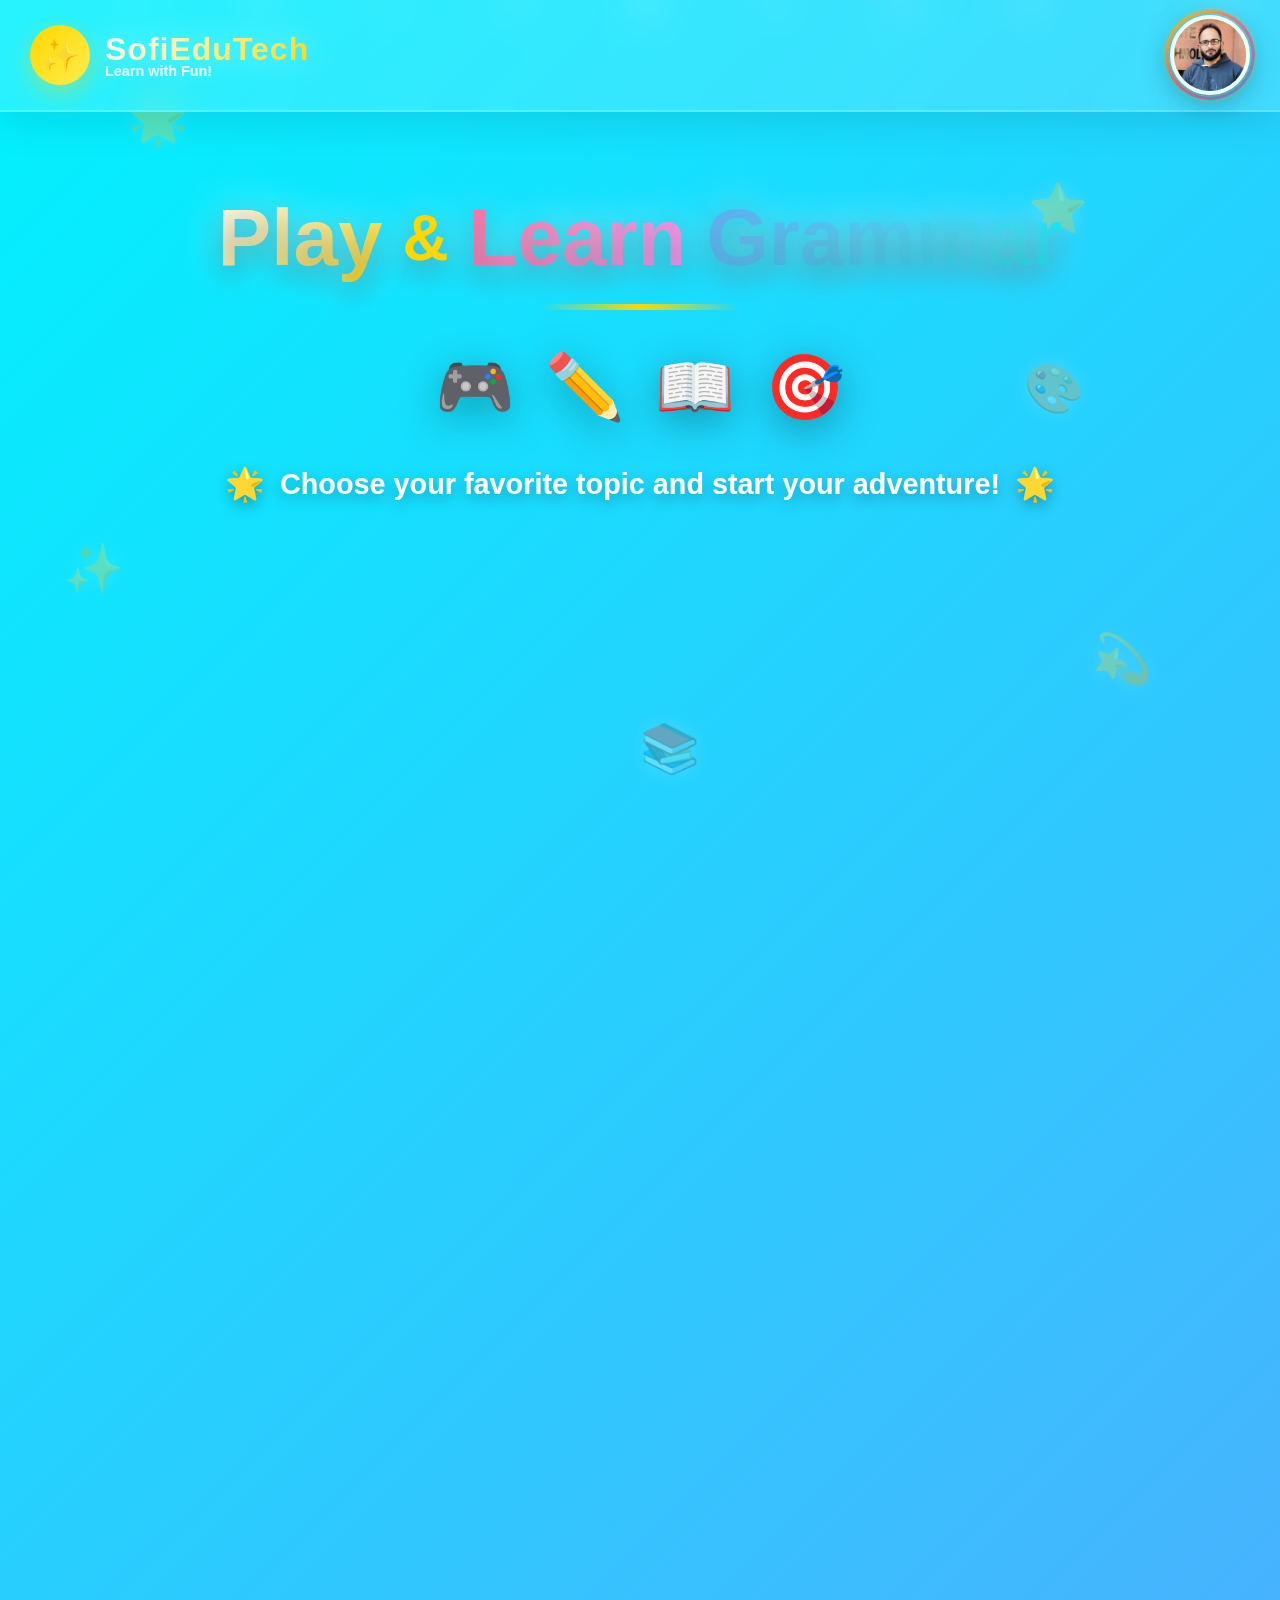
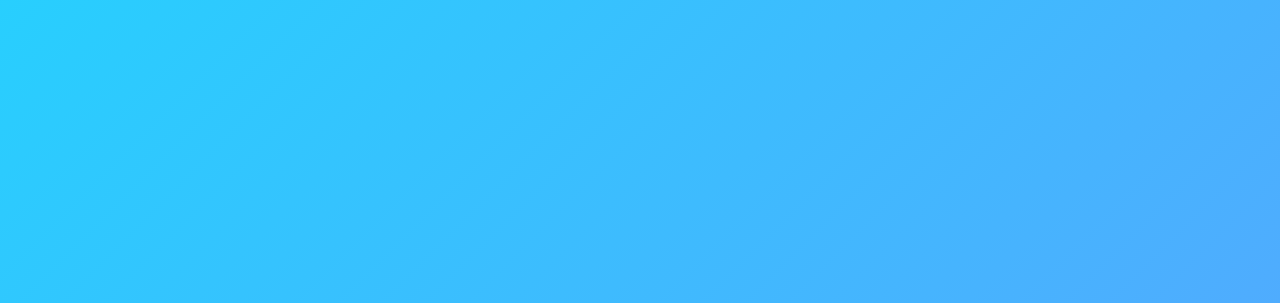
<file: index.html>
<!DOCTYPE html>
<html lang="en">
<head>
    <meta charset="UTF-8">
    <meta name="viewport" content="width=device-width, initial-scale=1.0">
    <title>Play & Learn Grammar - SofiEduTech</title>
    <link rel="stylesheet" href="grammar.css">
    <style>
        /* Profile Info Card Styles */
        .profile-section {
            position: relative;
        }

        .profile-info-card {
            position: absolute;
            top: calc(100% + 15px);
            right: 0;
            background: linear-gradient(135deg, #667eea 0%, #764ba2 100%);
            border-radius: 20px;
            padding: 25px;
            min-width: 320px;
            box-shadow: 0 10px 40px rgba(0, 0, 0, 0.3);
            opacity: 0;
            visibility: hidden;
            transform: translateY(-10px);
            transition: all 0.4s cubic-bezier(0.68, -0.55, 0.265, 1.55);
            z-index: 1000;
            pointer-events: none;
        }

        .profile-section:hover .profile-info-card {
            opacity: 1;
            visibility: visible;
            transform: translateY(0);
            pointer-events: auto;
        }

        .profile-info-card::before {
            content: '';
            position: absolute;
            top: -8px;
            right: 30px;
            width: 16px;
            height: 16px;
            background: linear-gradient(135deg, #667eea 0%, #764ba2 100%);
            transform: rotate(45deg);
        }

        .info-card-header {
            display: flex;
            align-items: center;
            gap: 15px;
            margin-bottom: 20px;
            padding-bottom: 15px;
            border-bottom: 2px solid rgba(255, 255, 255, 0.2);
        }

        .info-card-avatar {
            width: 60px;
            height: 60px;
            border-radius: 50%;
            border: 3px solid white;
            box-shadow: 0 4px 15px rgba(0, 0, 0, 0.2);
        }

        .info-card-name-section {
            flex: 1;
        }

        .info-card-name {
            color: white;
            font-size: 22px;
            font-weight: bold;
            margin: 0 0 5px 0;
            text-shadow: 2px 2px 4px rgba(0, 0, 0, 0.2);
        }

        .info-card-title {
            color: rgba(255, 255, 255, 0.9);
            font-size: 14px;
            margin: 0;
            font-weight: 500;
        }

        .info-card-body {
            color: white;
        }

        .info-item {
            display: flex;
            align-items: center;
            gap: 12px;
            margin-bottom: 15px;
            padding: 10px;
            background: rgba(255, 255, 255, 0.1);
            border-radius: 10px;
            transition: all 0.3s ease;
        }

        .info-item:hover {
            background: rgba(255, 255, 255, 0.2);
            transform: translateX(5px);
        }

        .info-item:last-child {
            margin-bottom: 0;
        }

        .info-icon {
            font-size: 24px;
            width: 35px;
            height: 35px;
            display: flex;
            align-items: center;
            justify-content: center;
            background: rgba(255, 255, 255, 0.2);
            border-radius: 10px;
            flex-shrink: 0;
        }

        .info-text {
            flex: 1;
        }

        .info-label {
            font-size: 11px;
            opacity: 0.8;
            margin-bottom: 3px;
            text-transform: uppercase;
            letter-spacing: 0.5px;
        }

        .info-value {
            font-size: 15px;
            font-weight: 600;
        }

        .info-card-footer {
            margin-top: 20px;
            padding-top: 15px;
            border-top: 2px solid rgba(255, 255, 255, 0.2);
            text-align: center;
        }

        .info-badge {
            display: inline-flex;
            align-items: center;
            gap: 8px;
            background: rgba(255, 255, 255, 0.2);
            padding: 8px 16px;
            border-radius: 20px;
            font-size: 14px;
            font-weight: 600;
            color: white;
        }

        /* Responsive */
        @media (max-width: 768px) {
            .profile-info-card {
                min-width: 280px;
                right: -10px;
            }

            .profile-info-card::before {
                right: 20px;
            }
        }

        /* Profile hover effect enhancement */
        .profile-frame {
            cursor: pointer;
            transition: transform 0.3s ease;
        }

        .profile-section:hover .profile-frame {
            transform: scale(1.05);
        }
    </style>
</head>
<body>
    <!-- Animated Background Particles -->
    <div class="bg-particles">
        <div class="particle"></div>
        <div class="particle"></div>
        <div class="particle"></div>
        <div class="particle"></div>
        <div class="particle"></div>
        <div class="particle"></div>
        <div class="particle"></div>
        <div class="particle"></div>
        <div class="particle"></div>
        <div class="particle"></div>
    </div>

    <!-- Floating Shapes Background -->
    <div class="floating-shapes">
        <div class="shape shape-1">🌟</div>
        <div class="shape shape-2">⭐</div>
        <div class="shape shape-3">✨</div>
        <div class="shape shape-4">💫</div>
        <div class="shape shape-5">🎨</div>
        <div class="shape shape-6">📚</div>
    </div>
    
    <div class="main-wrapper">
        <!-- Top Navigation Bar -->
        <nav class="top-nav">
            <div class="nav-content">
                <!-- Left: Logo -->
                <div class="logo-section">
                    <div class="logo-icon-wrapper">
                        <span class="logo-sparkle">✨</span>
                    </div>
                    <div class="logo-text-wrapper">
                        <h1 class="brand-name">SofiEduTech</h1>
                        <p class="brand-tagline">Learn with Fun!</p>
                    </div>
                </div>

                <!-- Right: Profile Picture Space -->
                <div class="profile-section">
                    <div class="profile-frame">
                        <!-- Replace 'your-photo.jpg' with your actual image -->
                        <img src="javeed.jpg" alt="Profile" class="profile-img" onerror="this.src='data:image/svg+xml,%3Csvg xmlns=%22http://www.w3.org/2000/svg%22 width=%22100%22 height=%22100%22%3E%3Ccircle cx=%2250%22 cy=%2250%22 r=%2240%22 fill=%22%23fff%22/%3E%3Ctext x=%2250%25%22 y=%2250%25%22 text-anchor=%22middle%22 dy=%22.3em%22 font-size=%2240%22%3E👤%3C/text%3E%3C/svg%3E'">
                        <div class="profile-ring"></div>
                        <div class="profile-glow"></div>
                    </div>

                    <!-- Profile Info Card (appears on hover) -->
                    <div class="profile-info-card">
                        <div class="info-card-header">
                            <img src="javeed.jpg" alt="Javeed" class="info-card-avatar" onerror="this.src='data:image/svg+xml,%3Csvg xmlns=%22http://www.w3.org/2000/svg%22 width=%22100%22 height=%22100%22%3E%3Ccircle cx=%2250%22 cy=%2250%22 r=%2240%22 fill=%22%23fff%22/%3E%3Ctext x=%2250%25%22 y=%2250%25%22 text-anchor=%22middle%22 dy=%22.3em%22 font-size=%2240%22%3E👤%3C/text%3E%3C/svg%3E'">
                            <div class="info-card-name-section">
                                <h3 class="info-card-name">Javeed Hassan Sofi</h3>
                                <p class="info-card-title">This game-based learning web app is developed to make learning fun, interactive, and easy for students. It encourages learning through play and active participation.
Developed by: Mr. Javeed Hassan Sofi (Teacher)</p>
                            </div>
                        </div>

                        <div class="info-card-body">
                            <div class="info-item">
                                <div class="info-icon">🎓</div>
                                <div class="info-text">
                                    <div class="info-label">Qualification</div>
                                    <div class="info-value">MCA/BEd</div>
                                </div>
                            </div>

                            <div class="info-item">
                                <div class="info-icon">💼</div>
                                <div class="info-text">
                                    <div class="info-label">Role</div>
                                    <div class="info-value">Software Developer</div>
                                </div>
                            </div>

                            <div class="info-item">
                                <div class="info-icon">📧</div>
                                <div class="info-text">
                                    <div class="info-label">Email</div>
                                    <div class="info-value">sofijaveed786@gmail.com</div>
                                </div>
                            </div>

                            <div class="info-item">
                                <div class="info-icon">📍</div>
                                <div class="info-text">
                                    <div class="info-label">Location</div>
                                    <div class="info-value">Bandipora, J&K</div>
                                </div>
                            </div>
                        </div>

                        <div class="info-card-footer">
                            <div class="info-badge">
                                ⭐ 12+ Years Experience
                            </div>
                        </div>
                    </div>
                </div>
            </div>
        </nav>

        <!-- Hero Section -->
        <section class="hero-section">
            <div class="hero-content">
                <!-- Animated Title -->
                <div class="hero-title-wrapper">
                    <h2 class="hero-title">
                        <span class="title-word word-1">Play</span>
                        <span class="title-symbol">&</span>
                        <span class="title-word word-2">Learn</span>
                        <span class="title-word word-3">Grammar</span>
                    </h2>
                    <div class="title-underline"></div>
                </div>

                <!-- Animated Emojis -->
                <div class="hero-emojis">
                    <span class="hero-emoji emoji-1">🎮</span>
                    <span class="hero-emoji emoji-2">✏️</span>
                    <span class="hero-emoji emoji-3">📖</span>
                    <span class="hero-emoji emoji-4">🎯</span>
                </div>

                <!-- Subtitle -->
                <p class="hero-subtitle">
                    <span class="subtitle-icon">🌟</span>
                    Choose your favorite topic and start your adventure!
                    <span class="subtitle-icon">🌟</span>
                </p>
            </div>
        </section>

        <!-- Topics Grid Section -->
        <section class="topics-section">
            <div class="topics-container">
                <!-- Noun Card -->
                <a href="noun.html" class="topic-card card-style-1" data-tilt>
                    <div class="card-shine"></div>
                    <div class="card-bg-pattern"></div>
                    <div class="card-inner">
                        <div class="card-icon-box">
                            <span class="card-icon">🏠</span>
                            <div class="icon-particles">
                                <span>✦</span><span>✦</span><span>✦</span>
                            </div>
                        </div>
                        <h3 class="card-name">Noun</h3>
                        <p class="card-subtitle">People & Things</p>
                        <div class="card-arrow">→</div>
                    </div>
                </a>
                    <!-- Pronoun Card -->
                <a href="pronoun.html" class="topic-card card-style-5" data-tilt>
                    <div class="card-shine"></div>
                    <div class="card-bg-pattern"></div>
                    <div class="card-inner">
                        <div class="card-icon-box">
                            <span class="card-icon">👤</span>
                            <div class="icon-particles">
                                <span>✦</span><span>✦</span><span>✦</span>
                            </div>
                        </div>
                        <h3 class="card-name">Pronoun</h3>
                        <p class="card-subtitle">Replacement Words</p>
                        <div class="card-arrow">→</div>
                    </div>
                </a>
                    <!-- Adjective Card -->
                <a href="adjective.html" class="topic-card card-style-3" data-tilt>
                    <div class="card-shine"></div>
                    <div class="card-bg-pattern"></div>
                    <div class="card-inner">
                        <div class="card-icon-box">
                            <span class="card-icon">🌟</span>
                            <div class="icon-particles">
                                <span>✦</span><span>✦</span><span>✦</span>
                            </div>
                        </div>
                        <h3 class="card-name">Adjective</h3>
                        <p class="card-subtitle">Describing Words</p>
                        <div class="card-arrow">→</div>
                    </div>
                </a>
                <!-- Verb Card -->
                <a href="verb.html" class="topic-card card-style-2" data-tilt>
                    <div class="card-shine"></div>
                    <div class="card-bg-pattern"></div>
                    <div class="card-inner">
                        <div class="card-icon-box">
                            <span class="card-icon">🏃</span>
                            <div class="icon-particles">
                                <span>✦</span><span>✦</span><span>✦</span>
                            </div>
                        </div>
                        <h3 class="card-name">Verb</h3>
                        <p class="card-subtitle">Action Words</p>
                        <div class="card-arrow">→</div>
                    </div>
                </a>

                <!-- Tenses Card -->
                <a href="tenses.html" class="topic-card card-style-9" data-tilt>
                    <div class="card-shine"></div>
                    <div class="card-bg-pattern"></div>
                    <div class="card-inner">
                        <div class="card-icon-box">
                            <span class="card-icon">⏰</span>
                            <div class="icon-particles">
                                <span>✦</span><span>✦</span><span>✦</span>
                            </div>
                        </div>
                        <h3 class="card-name">Tenses</h3>
                        <p class="card-subtitle">Time Travel</p>
                        <div class="card-arrow">→</div>
                    </div>
                </a>

                <!-- Adverb Card -->
                <a href="adverb.html" class="topic-card card-style-4" data-tilt>
                    <div class="card-shine"></div>
                    <div class="card-bg-pattern"></div>
                    <div class="card-inner">
                        <div class="card-icon-box">
                            <span class="card-icon">⚡</span>
                            <div class="icon-particles">
                                <span>✦</span><span>✦</span><span>✦</span>
                            </div>
                        </div>
                        <h3 class="card-name">Adverb</h3>
                        <p class="card-subtitle">How It Happens</p>
                        <div class="card-arrow">→</div>
                    </div>
                </a>

                
                <!-- Preposition Card -->
                <a href="preposition.html" class="topic-card card-style-6" data-tilt>
                    <div class="card-shine"></div>
                    <div class="card-bg-pattern"></div>
                    <div class="card-inner">
                        <div class="card-icon-box">
                            <span class="card-icon">📍</span>
                            <div class="icon-particles">
                                <span>✦</span><span>✦</span><span>✦</span>
                            </div>
                        </div>
                        <h3 class="card-name">Preposition</h3>
                        <p class="card-subtitle">Position Words</p>
                        <div class="card-arrow">→</div>
                    </div>
                </a>

                <!-- Conjunction Card -->
                <a href="conjunction.html" class="topic-card card-style-7" data-tilt>
                    <div class="card-shine"></div>
                    <div class="card-bg-pattern"></div>
                    <div class="card-inner">
                        <div class="card-icon-box">
                            <span class="card-icon">🔗</span>
                            <div class="icon-particles">
                                <span>✦</span><span>✦</span><span>✦</span>
                            </div>
                        </div>
                        <h3 class="card-name">Conjunction</h3>
                        <p class="card-subtitle">Joining Words</p>
                        <div class="card-arrow">→</div>
                    </div>
                </a>

                <!-- Interjection Card -->
                <a href="interjunction.html" class="topic-card card-style-8" data-tilt>
                    <div class="card-shine"></div>
                    <div class="card-bg-pattern"></div>
                    <div class="card-inner">
                        <div class="card-icon-box">
                            <span class="card-icon">💥</span>
                            <div class="icon-particles">
                                <span>✦</span><span>✦</span><span>✦</span>
                            </div>
                        </div>
                        <h3 class="card-name">Interjection</h3>
                        <p class="card-subtitle">Feeling Words</p>
                        <div class="card-arrow">→</div>
                    </div>
                </a>
                
                <!-- Assessment Card -->
                <a href="assessment.html" class="topic-card card-style-9" data-tilt>
                    <div class="card-shine"></div>
                    <div class="card-bg-pattern"></div>
                    <div class="card-inner">
                        <div class="card-icon-box">
                            <span class="card-icon">✍🏼</span>
                            <div class="icon-particles">
                                <span>✦</span><span>✦</span><span>✦</span>
                            </div>
                        </div>
                        <h3 class="card-name">Assessment</h3>
                        <p class="card-subtitle">Check Your Progress</p>
                        <div class="card-arrow">→</div>
                    </div>
                </a>
            </div>
        </section>
    </div>

    <script src="grammar.js"></script>
</body>

</html>
</file>
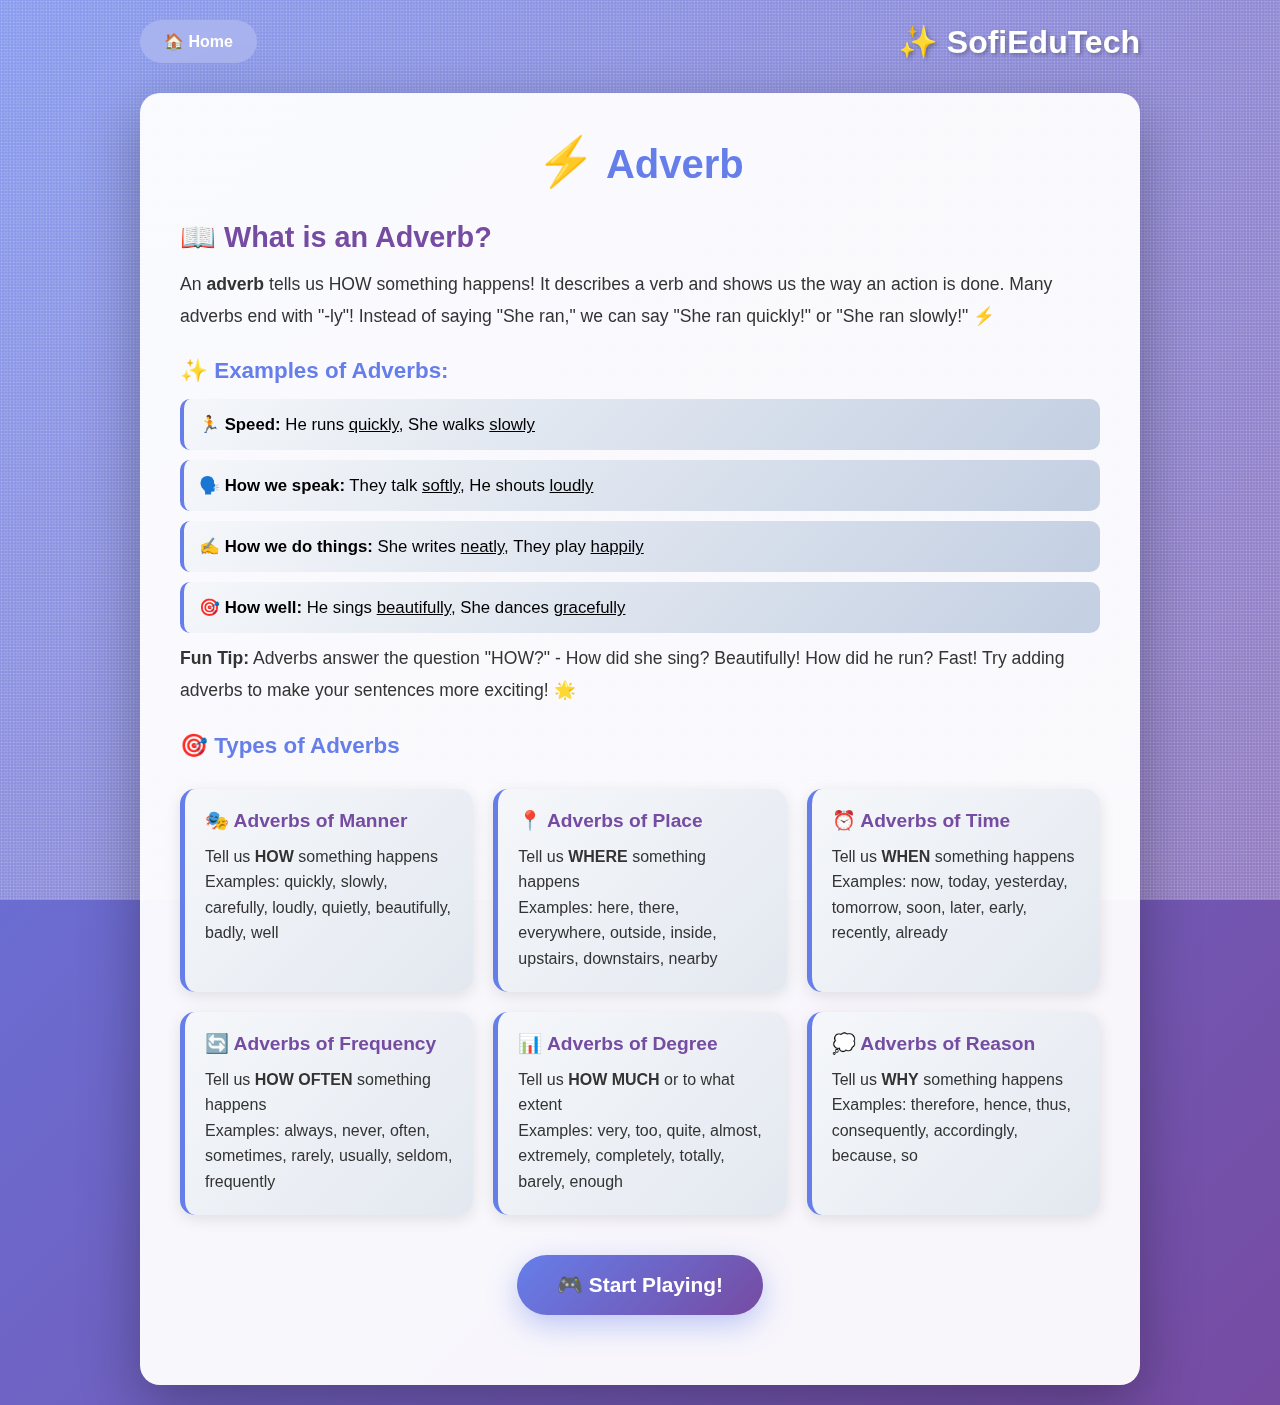
<file: adverb.html>
<!DOCTYPE html>
<html lang="en">
<head>
    <meta charset="UTF-8">
    <meta name="viewport" content="width=device-width, initial-scale=1.0">
    <title>Adverb - Learn & Play Grammar</title>
    <style>
        * {
            margin: 0;
            padding: 0;
            box-sizing: border-box;
        }

        body {
            font-family: 'Segoe UI', Tahoma, Geneva, Verdana, sans-serif;
            background: linear-gradient(135deg, #667eea 0%, #764ba2 100%);
            min-height: 100vh;
            padding: 20px;
            position: relative;
            overflow-x: hidden;
        }

        .stars, .stars2, .stars3 {
            position: fixed;
            top: 0;
            left: 0;
            width: 100%;
            height: 100%;
            pointer-events: none;
        }

        .stars {
            background: transparent url('data:image/svg+xml,<svg xmlns="http://www.w3.org/2000/svg" width="2" height="2"><circle cx="1" cy="1" r="1" fill="white" opacity="0.3"/></svg>') repeat;
            animation: animateStars 50s linear infinite;
        }

        .stars2 {
            background: transparent url('data:image/svg+xml,<svg xmlns="http://www.w3.org/2000/svg" width="3" height="3"><circle cx="1.5" cy="1.5" r="1" fill="white" opacity="0.2"/></svg>') repeat;
            animation: animateStars 100s linear infinite;
        }

        .stars3 {
            background: transparent url('data:image/svg+xml,<svg xmlns="http://www.w3.org/2000/svg" width="4" height="4"><circle cx="2" cy="2" r="1" fill="white" opacity="0.1"/></svg>') repeat;
            animation: animateStars 150s linear infinite;
        }

        @keyframes animateStars {
            from { transform: translateY(0); }
            to { transform: translateY(-2000px); }
        }

        .container {
            max-width: 1000px;
            margin: 0 auto;
            position: relative;
            z-index: 1;
        }

        .game-header {
            display: flex;
            justify-content: space-between;
            align-items: center;
            margin-bottom: 30px;
        }

        .home-btn {
            background: rgba(255, 255, 255, 0.2);
            color: white;
            padding: 12px 24px;
            border-radius: 25px;
            text-decoration: none;
            font-weight: 600;
            backdrop-filter: blur(10px);
            transition: all 0.3s;
        }

        .home-btn:hover {
            background: rgba(255, 255, 255, 0.3);
            transform: translateY(-2px);
        }

        .page-logo {
            color: white;
            font-size: 2rem;
            text-shadow: 2px 2px 4px rgba(0, 0, 0, 0.3);
        }

        .content-box {
            background: rgba(255, 255, 255, 0.95);
            border-radius: 20px;
            padding: 40px;
            box-shadow: 0 20px 60px rgba(0, 0, 0, 0.3);
        }

        .page-title {
            color: #667eea;
            font-size: 2.5rem;
            text-align: center;
            margin-bottom: 30px;
        }

        .page-icon {
            font-size: 3rem;
        }

        .explanation-section {
            margin-bottom: 40px;
        }

        .section-title {
            color: #764ba2;
            font-size: 1.8rem;
            margin-bottom: 15px;
        }

        .explanation-text {
            font-size: 1.1rem;
            line-height: 1.8;
            color: #333;
            margin-bottom: 20px;
        }

        .examples-title {
            color: #667eea;
            font-size: 1.4rem;
            margin: 25px 0 15px 0;
        }

        .example-list {
            list-style: none;
            padding-left: 0;
        }

        .example-item {
            background: linear-gradient(135deg, #f5f7fa 0%, #c3cfe2 100%);
            padding: 15px;
            margin-bottom: 10px;
            border-radius: 10px;
            font-size: 1.05rem;
            border-left: 4px solid #667eea;
        }

        .types-grid {
            display: grid;
            grid-template-columns: repeat(auto-fit, minmax(280px, 1fr));
            gap: 20px;
            margin: 30px 0;
        }

        .type-card {
            background: linear-gradient(135deg, #f5f7fa 0%, #e3e8f0 100%);
            padding: 20px;
            border-radius: 15px;
            border-left: 5px solid #667eea;
            box-shadow: 0 4px 15px rgba(0, 0, 0, 0.1);
            transition: all 0.3s;
        }

        .type-card:hover {
            transform: translateY(-5px);
            box-shadow: 0 8px 25px rgba(102, 126, 234, 0.3);
        }

        .type-title {
            color: #764ba2;
            font-size: 1.2rem;
            font-weight: 700;
            margin-bottom: 12px;
            display: flex;
            align-items: center;
            gap: 8px;
        }

        .type-examples {
            color: #333;
            font-size: 1rem;
            line-height: 1.6;
        }

        .start-game-btn {
            background: linear-gradient(135deg, #667eea 0%, #764ba2 100%);
            color: white;
            border: none;
            padding: 18px 40px;
            font-size: 1.3rem;
            border-radius: 30px;
            cursor: pointer;
            display: block;
            margin: 30px auto;
            box-shadow: 0 10px 30px rgba(102, 126, 234, 0.4);
            transition: all 0.3s;
            font-weight: 600;
        }

        .start-game-btn:hover {
            transform: translateY(-3px);
            box-shadow: 0 15px 40px rgba(102, 126, 234, 0.6);
        }

        .game-container {
            margin-top: 30px;
        }

        .game-stats {
            display: flex;
            justify-content: space-between;
            margin-bottom: 25px;
            gap: 15px;
        }

        .score-display, .question-counter {
            background: linear-gradient(135deg, #667eea 0%, #764ba2 100%);
            color: white;
            padding: 15px 25px;
            border-radius: 15px;
            font-size: 1.2rem;
            font-weight: 600;
        }

        .question-text {
            background: linear-gradient(135deg, #f5f7fa 0%, #c3cfe2 100%);
            padding: 25px;
            border-radius: 15px;
            font-size: 1.3rem;
            font-weight: 600;
            color: #333;
            margin-bottom: 25px;
            text-align: center;
        }

        .options-grid {
            display: grid;
            grid-template-columns: repeat(auto-fit, minmax(200px, 1fr));
            gap: 15px;
            margin-bottom: 20px;
        }

        .option-btn {
            background: white;
            border: 3px solid #667eea;
            padding: 20px;
            border-radius: 15px;
            font-size: 1.1rem;
            cursor: pointer;
            transition: all 0.3s;
            font-weight: 600;
            color: #333;
        }

        .option-btn:hover {
            background: #667eea;
            color: white;
            transform: translateY(-3px);
            box-shadow: 0 8px 20px rgba(102, 126, 234, 0.4);
        }

        .option-btn.correct {
            background: #4caf50;
            color: white;
            border-color: #4caf50;
        }

        .option-btn.incorrect {
            background: #f44336;
            color: white;
            border-color: #f44336;
        }

        .feedback {
            background: linear-gradient(135deg, #667eea 0%, #764ba2 100%);
            color: white;
            padding: 20px;
            border-radius: 15px;
            text-align: center;
            font-size: 1.2rem;
            font-weight: 600;
            margin-top: 20px;
        }

        .feedback.correct {
            background: linear-gradient(135deg, #4caf50 0%, #45a049 100%);
        }

        .feedback.incorrect {
            background: linear-gradient(135deg, #f44336 0%, #e53935 100%);
        }
    </style>
</head>
<body>
    <div class="stars"></div>
    <div class="stars2"></div>
    <div class="stars3"></div>
    
    <div class="container">
        <div class="game-header">
            <a href="index.html" class="home-btn">🏠 Home</a>
            <h1 class="page-logo">✨ SofiEduTech</h1>
        </div>

        <div class="content-box">
            <h2 class="page-title">
                <span class="page-icon">⚡</span> Adverb
            </h2>

            <div class="explanation-section">
                <h3 class="section-title">📖 What is an Adverb?</h3>
                <p class="explanation-text">
                    An <strong>adverb</strong> tells us HOW something happens! It describes a verb and shows us the way 
                    an action is done. Many adverbs end with "-ly"! Instead of saying "She ran," we can say 
                    "She ran quickly!" or "She ran slowly!" ⚡
                </p>

                <h4 class="examples-title">✨ Examples of Adverbs:</h4>
                <ul class="example-list">
                    <li class="example-item"><strong>🏃 Speed:</strong> He runs <u>quickly</u>, She walks <u>slowly</u></li>
                    <li class="example-item"><strong>🗣️ How we speak:</strong> They talk <u>softly</u>, He shouts <u>loudly</u></li>
                    <li class="example-item"><strong>✍️ How we do things:</strong> She writes <u>neatly</u>, They play <u>happily</u></li>
                    <li class="example-item"><strong>🎯 How well:</strong> He sings <u>beautifully</u>, She dances <u>gracefully</u></li>
                </ul>

                <p class="explanation-text">
                    <strong>Fun Tip:</strong> Adverbs answer the question "HOW?" - How did she sing? Beautifully! 
                    How did he run? Fast! Try adding adverbs to make your sentences more exciting! 🌟
                </p>

                <h4 class="examples-title">🎯 Types of Adverbs</h4>
                <div class="types-grid">
                    <div class="type-card">
                        <div class="type-title">🎭 Adverbs of Manner</div>
                        <div class="type-examples">
                            Tell us <strong>HOW</strong> something happens<br>
                            Examples: quickly, slowly, carefully, loudly, quietly, beautifully, badly, well
                        </div>
                    </div>

                    <div class="type-card">
                        <div class="type-title">📍 Adverbs of Place</div>
                        <div class="type-examples">
                            Tell us <strong>WHERE</strong> something happens<br>
                            Examples: here, there, everywhere, outside, inside, upstairs, downstairs, nearby
                        </div>
                    </div>

                    <div class="type-card">
                        <div class="type-title">⏰ Adverbs of Time</div>
                        <div class="type-examples">
                            Tell us <strong>WHEN</strong> something happens<br>
                            Examples: now, today, yesterday, tomorrow, soon, later, early, recently, already
                        </div>
                    </div>

                    <div class="type-card">
                        <div class="type-title">🔄 Adverbs of Frequency</div>
                        <div class="type-examples">
                            Tell us <strong>HOW OFTEN</strong> something happens<br>
                            Examples: always, never, often, sometimes, rarely, usually, seldom, frequently
                        </div>
                    </div>

                    <div class="type-card">
                        <div class="type-title">📊 Adverbs of Degree</div>
                        <div class="type-examples">
                            Tell us <strong>HOW MUCH</strong> or to what extent<br>
                            Examples: very, too, quite, almost, extremely, completely, totally, barely, enough
                        </div>
                    </div>

                    <div class="type-card">
                        <div class="type-title">💭 Adverbs of Reason</div>
                        <div class="type-examples">
                            Tell us <strong>WHY</strong> something happens<br>
                            Examples: therefore, hence, thus, consequently, accordingly, because, so
                        </div>
                    </div>
                </div>
            </div>

            <div class="game-section">
                <button class="start-game-btn" onclick="startGame()">🎮 Start Playing!</button>
                
                <div class="game-container" id="gameContainer" style="display: none;">
                    <div class="game-stats">
                        <div class="score-display" id="scoreDisplay">🏆 Score: 0</div>
                        <div class="question-counter" id="questionCounter">Question 1 / 10</div>
                    </div>
                    <div class="question-text" id="questionText">Loading question...</div>
                    <div class="options-grid" id="optionsGrid"></div>
                    <div class="feedback" id="feedback" style="display: none;"></div>
                </div>
            </div>
        </div>
    </div>

    <script>
        const allQuestions = [
            // Adverbs of Manner
            {
                question: 'What type of adverb? "She sings beautifully."',
                options: ['Manner', 'Place', 'Time', 'Frequency'],
                correct: 'Manner'
            },
            {
                question: 'Find the adverb of MANNER: He runs quickly.',
                options: ['He', 'Runs', 'Quickly', 'Run'],
                correct: 'Quickly'
            },
            {
                question: 'Which is an adverb of manner?',
                options: ['Carefully', 'Here', 'Always', 'Yesterday'],
                correct: 'Carefully'
            },
            {
                question: 'Identify the manner adverb: They danced gracefully.',
                options: ['They', 'Danced', 'Gracefully', 'Dance'],
                correct: 'Gracefully'
            },
            {
                question: 'Which tells HOW something is done?',
                options: ['Slowly', 'There', 'Never', 'Tomorrow'],
                correct: 'Slowly'
            },

            // Adverbs of Place
            {
                question: 'What type of adverb? "Come here!"',
                options: ['Place', 'Time', 'Manner', 'Frequency'],
                correct: 'Place'
            },
            {
                question: 'Find the adverb of PLACE: The cat is outside.',
                options: ['Cat', 'Is', 'Outside', 'The'],
                correct: 'Outside'
            },
            {
                question: 'Which tells WHERE something happens?',
                options: ['Everywhere', 'Quickly', 'Always', 'Soon'],
                correct: 'Everywhere'
            },
            {
                question: 'Identify the place adverb: She looked everywhere.',
                options: ['She', 'Looked', 'Everywhere', 'Look'],
                correct: 'Everywhere'
            },
            {
                question: 'Which is an adverb of place?',
                options: ['Nearby', 'Loudly', 'Often', 'Early'],
                correct: 'Nearby'
            },

            // Adverbs of Time
            {
                question: 'What type of adverb? "I will go tomorrow."',
                options: ['Time', 'Place', 'Manner', 'Degree'],
                correct: 'Time'
            },
            {
                question: 'Find the adverb of TIME: We arrived early.',
                options: ['We', 'Arrived', 'Early', 'Arrive'],
                correct: 'Early'
            },
            {
                question: 'Which tells WHEN something happens?',
                options: ['Yesterday', 'Slowly', 'Here', 'Very'],
                correct: 'Yesterday'
            },
            {
                question: 'Identify the time adverb: He called recently.',
                options: ['He', 'Called', 'Recently', 'Call'],
                correct: 'Recently'
            },
            {
                question: 'Which is an adverb of time?',
                options: ['Now', 'Carefully', 'Always', 'There'],
                correct: 'Now'
            },

            // Adverbs of Frequency
            {
                question: 'What type of adverb? "She always helps."',
                options: ['Frequency', 'Time', 'Manner', 'Place'],
                correct: 'Frequency'
            },
            {
                question: 'Find the adverb of FREQUENCY: They never complain.',
                options: ['They', 'Never', 'Complain', 'Never complain'],
                correct: 'Never'
            },
            {
                question: 'Which tells HOW OFTEN something happens?',
                options: ['Sometimes', 'Quickly', 'Here', 'Today'],
                correct: 'Sometimes'
            },
            {
                question: 'Identify the frequency adverb: I usually wake up at 7.',
                options: ['Wake', 'Usually', 'At', 'Up'],
                correct: 'Usually'
            },
            {
                question: 'Which is an adverb of frequency?',
                options: ['Rarely', 'Loudly', 'Yesterday', 'Outside'],
                correct: 'Rarely'
            },

            // Adverbs of Degree
            {
                question: 'What type of adverb? "It is very hot."',
                options: ['Degree', 'Manner', 'Time', 'Place'],
                correct: 'Degree'
            },
            {
                question: 'Find the adverb of DEGREE: She is extremely smart.',
                options: ['She', 'Is', 'Extremely', 'Smart'],
                correct: 'Extremely'
            },
            {
                question: 'Which tells HOW MUCH or TO WHAT EXTENT?',
                options: ['Too', 'Slowly', 'Often', 'Here'],
                correct: 'Too'
            },
            {
                question: 'Identify the degree adverb: The movie was quite good.',
                options: ['Movie', 'Was', 'Quite', 'Good'],
                correct: 'Quite'
            },
            {
                question: 'Which is an adverb of degree?',
                options: ['Almost', 'Happily', 'Never', 'Tomorrow'],
                correct: 'Almost'
            },

            // Adverbs of Reason
            {
                question: 'What type of adverb? "Therefore, we left."',
                options: ['Reason', 'Time', 'Place', 'Manner'],
                correct: 'Reason'
            },
            {
                question: 'Find the adverb of REASON: He was sick, hence he stayed home.',
                options: ['Sick', 'Hence', 'Stayed', 'Home'],
                correct: 'Hence'
            },
            {
                question: 'Which tells WHY something happens?',
                options: ['Thus', 'Quickly', 'Always', 'There'],
                correct: 'Thus'
            },
            {
                question: 'Identify the reason adverb: She studied hard; consequently, she passed.',
                options: ['Studied', 'Hard', 'Consequently', 'Passed'],
                correct: 'Consequently'
            },
            {
                question: 'Which is an adverb of reason?',
                options: ['Therefore', 'Slowly', 'Often', 'Yesterday'],
                correct: 'Therefore'
            }
        ];

        let currentQuestions = [];
        let currentQuestionIndex = 0;
        let score = 0;

        function shuffleArray(array) {
            const newArray = [...array];
            for (let i = newArray.length - 1; i > 0; i--) {
                const j = Math.floor(Math.random() * (i + 1));
                [newArray[i], newArray[j]] = [newArray[j], newArray[i]];
            }
            return newArray;
        }

        function startGame() {
            currentQuestions = shuffleArray(allQuestions).slice(0, 10);
            currentQuestionIndex = 0;
            score = 0;
            
            document.querySelector('.start-game-btn').style.display = 'none';
            document.getElementById('gameContainer').style.display = 'block';
            
            loadQuestion();
        }

        function loadQuestion() {
            const question = currentQuestions[currentQuestionIndex];
            
            document.getElementById('questionText').textContent = question.question;
            document.getElementById('questionCounter').textContent = `Question ${currentQuestionIndex + 1} / 10`;
            document.getElementById('scoreDisplay').textContent = `🏆 Score: ${score}`;
            document.getElementById('feedback').style.display = 'none';
            
            const optionsGrid = document.getElementById('optionsGrid');
            optionsGrid.innerHTML = '';
            
            question.options.forEach(option => {
                const btn = document.createElement('button');
                btn.className = 'option-btn';
                btn.textContent = option;
                btn.onclick = () => checkAnswer(option, btn);
                optionsGrid.appendChild(btn);
            });
        }

        function checkAnswer(selected, btn) {
            const question = currentQuestions[currentQuestionIndex];
            const feedback = document.getElementById('feedback');
            const allBtns = document.querySelectorAll('.option-btn');
            
            allBtns.forEach(b => b.style.pointerEvents = 'none');
            
            if (selected === question.correct) {
                btn.classList.add('correct');
                feedback.textContent = '✨ Correct! Great job!';
                feedback.className = 'feedback correct';
                score++;
            } else {
                btn.classList.add('incorrect');
                allBtns.forEach(b => {
                    if (b.textContent === question.correct) {
                        b.classList.add('correct');
                    }
                });
                feedback.textContent = `❌ Oops! The correct answer is: ${question.correct}`;
                feedback.className = 'feedback incorrect';
            }
            
            feedback.style.display = 'block';
            document.getElementById('scoreDisplay').textContent = `🏆 Score: ${score}`;
            
            setTimeout(() => {
                currentQuestionIndex++;
                if (currentQuestionIndex < currentQuestions.length) {
                    loadQuestion();
                } else {
                    showFinalScore();
                }
            }, 2000);
        }

        function showFinalScore() {
            const container = document.getElementById('gameContainer');
            container.innerHTML = `
                <div style="text-align: center; padding: 40px;">
                    <h2 style="font-size: 3rem; margin-bottom: 20px;">🎉 Game Over! 🎉</h2>
                    <p style="font-size: 2rem; color: #667eea; font-weight: 600;">Your Score: ${score} / 10</p>
                    <p style="font-size: 1.5rem; margin: 20px 0;">${score >= 8 ? '🌟 Excellent!' : score >= 6 ? '👍 Good job!' : '💪 Keep practicing!'}</p>
                    <button class="start-game-btn" onclick="location.reload()">🔄 Play Again</button>
                </div>
            `;
        }
    </script>
</body>
</html>
</file>
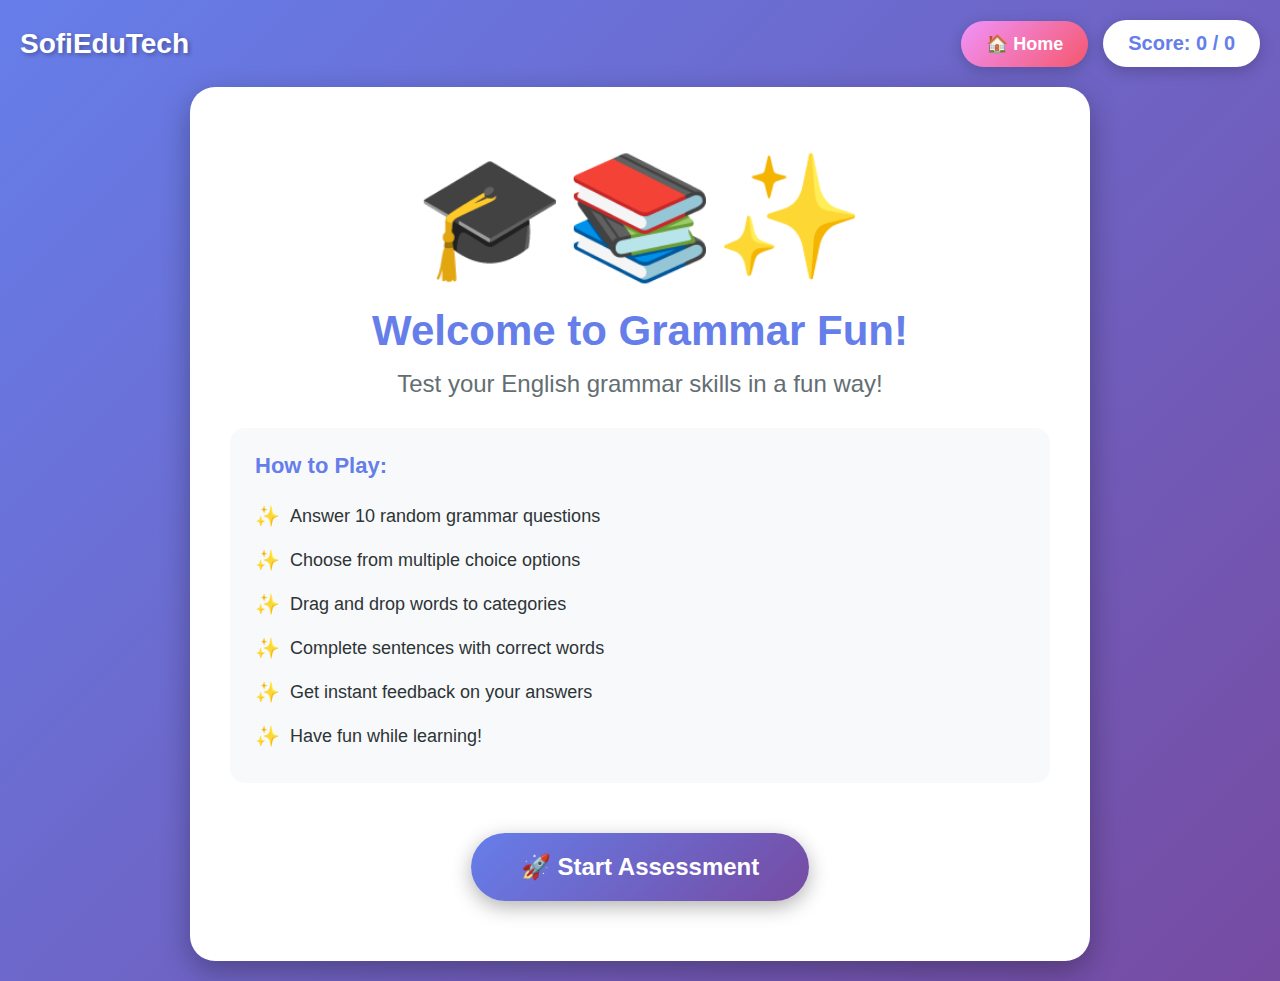
<file: assessment.html>
<!DOCTYPE html>
<html lang="en">
<head>
    <meta charset="UTF-8">
    <meta name="viewport" content="width=device-width, initial-scale=1.0">
    <title>Grammar Fun Assessment 🧠🎮</title>
    <style>
        /* Reset and Base Styles */
        * {
            margin: 0;
            padding: 0;
            box-sizing: border-box;
        }

        body {
            font-family: 'Comic Sans MS', 'Arial Rounded MT Bold', sans-serif;
            background: linear-gradient(135deg, #667eea 0%, #764ba2 100%);
            min-height: 100vh;
            padding: 20px;
            color: #333;
        }

        /* Header */
        .header {
            display: flex;
            justify-content: space-between;
            align-items: center;
            margin-bottom: 20px;
            flex-wrap: wrap;
            gap: 15px;
        }

        .logo {
            font-size: 28px;
            font-weight: bold;
            color: #fff;
            text-shadow: 2px 2px 4px rgba(0,0,0,0.3);
            animation: bounce 2s infinite;
        }

        .score-display {
            background: white;
            padding: 12px 25px;
            border-radius: 50px;
            font-size: 20px;
            font-weight: bold;
            color: #667eea;
            box-shadow: 0 4px 15px rgba(0,0,0,0.2);
        }

        .home-btn {
            background: linear-gradient(135deg, #f093fb 0%, #f5576c 100%);
            color: white;
            padding: 12px 25px;
            border-radius: 50px;
            font-size: 18px;
            font-weight: bold;
            border: none;
            cursor: pointer;
            box-shadow: 0 4px 15px rgba(0,0,0,0.2);
            transition: all 0.3s ease;
            display: flex;
            align-items: center;
            gap: 8px;
        }

        .home-btn:hover {
            transform: translateY(-3px);
            box-shadow: 0 6px 20px rgba(0,0,0,0.3);
        }

        /* Main Container */
        .container {
            max-width: 900px;
            margin: 0 auto;
        }

        .title {
            text-align: center;
            color: white;
            font-size: 36px;
            margin-bottom: 30px;
            text-shadow: 3px 3px 6px rgba(0,0,0,0.3);
            animation: fadeInDown 1s ease;
        }

        /* Question Card */
        .question-card {
            background: white;
            border-radius: 25px;
            padding: 40px;
            margin-bottom: 20px;
            box-shadow: 0 10px 30px rgba(0,0,0,0.3);
            animation: fadeInUp 0.6s ease;
        }

        .question-header {
            display: flex;
            justify-content: space-between;
            align-items: center;
            margin-bottom: 25px;
            flex-wrap: wrap;
            gap: 10px;
        }

        .question-number {
            background: linear-gradient(135deg, #f093fb 0%, #f5576c 100%);
            color: white;
            padding: 10px 20px;
            border-radius: 50px;
            font-weight: bold;
            font-size: 18px;
        }

        .question-type {
            background: #ffeaa7;
            color: #d63031;
            padding: 8px 18px;
            border-radius: 20px;
            font-size: 14px;
            font-weight: bold;
        }

        .question-text {
            font-size: 24px;
            color: #2d3436;
            margin-bottom: 25px;
            line-height: 1.6;
            font-weight: 600;
        }

        /* MCQ Options */
        .options {
            display: grid;
            gap: 15px;
        }

        .option {
            background: linear-gradient(135deg, #a8edea 0%, #fed6e3 100%);
            padding: 18px 25px;
            border-radius: 15px;
            cursor: pointer;
            transition: all 0.3s ease;
            border: 3px solid transparent;
            font-size: 18px;
            font-weight: 600;
        }

        .option:hover {
            transform: translateY(-3px);
            box-shadow: 0 8px 20px rgba(0,0,0,0.2);
            border-color: #667eea;
        }

        .option.selected {
            background: linear-gradient(135deg, #667eea 0%, #764ba2 100%);
            color: white;
            border-color: #667eea;
        }

        .option.correct {
            background: linear-gradient(135deg, #56ab2f 0%, #a8e063 100%);
            color: white;
            animation: bounce 0.6s ease;
        }

        .option.wrong {
            background: linear-gradient(135deg, #eb3349 0%, #f45c43 100%);
            color: white;
            animation: shake 0.5s ease;
        }

        /* Drag and Drop Styles */
        .drag-container {
            margin: 25px 0;
        }

        .draggable-items {
            display: flex;
            flex-wrap: wrap;
            gap: 15px;
            margin-bottom: 30px;
            padding: 20px;
            background: #f8f9fa;
            border-radius: 15px;
            min-height: 80px;
        }

        .draggable {
            background: linear-gradient(135deg, #ffeaa7 0%, #fdcb6e 100%);
            padding: 12px 20px;
            border-radius: 12px;
            cursor: move;
            font-weight: bold;
            font-size: 18px;
            box-shadow: 0 4px 10px rgba(0,0,0,0.1);
            transition: all 0.3s ease;
            user-select: none;
        }

        .draggable:hover {
            transform: scale(1.05);
            box-shadow: 0 6px 15px rgba(0,0,0,0.2);
        }

        .draggable.dragging {
            opacity: 0.5;
            transform: rotate(5deg);
        }

        .drop-zones {
            display: grid;
            gap: 20px;
        }

        .drop-zone {
            background: white;
            border: 3px dashed #b8e994;
            border-radius: 15px;
            padding: 25px;
            min-height: 80px;
            transition: all 0.3s ease;
        }

        .drop-zone.drag-over {
            background: #dfe6e9;
            border-color: #667eea;
            transform: scale(1.02);
        }

        .drop-zone-label {
            font-weight: bold;
            color: #667eea;
            margin-bottom: 10px;
            font-size: 18px;
        }

        .drop-zone-content {
            display: flex;
            flex-wrap: wrap;
            gap: 10px;
            min-height: 40px;
        }

        .dropped-item {
            background: linear-gradient(135deg, #a8edea 0%, #fed6e3 100%);
            padding: 10px 18px;
            border-radius: 10px;
            font-weight: bold;
            font-size: 16px;
        }

        /* Sentence Completion Drop Zone */
        .sentence-drop {
            display: inline-block;
            min-width: 120px;
            background: #fff3cd;
            border: 2px dashed #ffc107;
            border-radius: 8px;
            padding: 5px 15px;
            margin: 0 5px;
            vertical-align: middle;
        }

        .sentence-drop.filled {
            background: #d4edda;
            border-color: #28a745;
        }

        /* Buttons */
        .button-group {
            display: flex;
            gap: 15px;
            margin-top: 30px;
            flex-wrap: wrap;
            justify-content: center;
        }

        .btn {
            padding: 15px 35px;
            border: none;
            border-radius: 50px;
            font-size: 18px;
            font-weight: bold;
            cursor: pointer;
            transition: all 0.3s ease;
            box-shadow: 0 4px 15px rgba(0,0,0,0.2);
        }

        .btn-submit {
            background: linear-gradient(135deg, #56ab2f 0%, #a8e063 100%);
            color: white;
        }

        .btn-next {
            background: linear-gradient(135deg, #667eea 0%, #764ba2 100%);
            color: white;
        }

        .btn:hover {
            transform: translateY(-3px);
            box-shadow: 0 6px 20px rgba(0,0,0,0.3);
        }

        .btn:disabled {
            opacity: 0.5;
            cursor: not-allowed;
            transform: none;
        }

        /* Feedback */
        .feedback {
            margin-top: 20px;
            padding: 20px;
            border-radius: 15px;
            font-size: 20px;
            font-weight: bold;
            text-align: center;
            display: none;
            animation: fadeIn 0.5s ease;
        }

        .feedback.correct {
            background: #d4edda;
            color: #155724;
            border: 2px solid #28a745;
        }

        .feedback.wrong {
            background: #f8d7da;
            color: #721c24;
            border: 2px solid #dc3545;
        }

        /* Final Results */
        .results-card {
            background: white;
            border-radius: 25px;
            padding: 50px;
            text-align: center;
            box-shadow: 0 10px 30px rgba(0,0,0,0.3);
            animation: fadeInUp 0.8s ease;
        }

        .results-emoji {
            font-size: 100px;
            margin-bottom: 20px;
            animation: bounce 1s infinite;
        }

        .results-title {
            font-size: 36px;
            color: #667eea;
            margin-bottom: 20px;
        }

        .results-score {
            font-size: 48px;
            color: #2d3436;
            font-weight: bold;
            margin-bottom: 20px;
        }

        .results-message {
            font-size: 24px;
            color: #636e72;
            margin-bottom: 30px;
        }

        /* Animations */
        @keyframes fadeIn {
            from { opacity: 0; }
            to { opacity: 1; }
        }

        @keyframes fadeInUp {
            from {
                opacity: 0;
                transform: translateY(30px);
            }
            to {
                opacity: 1;
                transform: translateY(0);
            }
        }

        @keyframes fadeInDown {
            from {
                opacity: 0;
                transform: translateY(-30px);
            }
            to {
                opacity: 1;
                transform: translateY(0);
            }
        }

        @keyframes bounce {
            0%, 100% { transform: translateY(0); }
            50% { transform: translateY(-10px); }
        }

        @keyframes shake {
            0%, 100% { transform: translateX(0); }
            25% { transform: translateX(-10px); }
            75% { transform: translateX(10px); }
        }

        /* Responsive Design */
        @media (max-width: 768px) {
            .title {
                font-size: 28px;
            }

            .question-card {
                padding: 25px;
            }

            .question-text {
                font-size: 20px;
            }

            .option {
                padding: 15px 20px;
                font-size: 16px;
            }

            .logo {
                font-size: 24px;
            }

            .score-display {
                font-size: 18px;
                padding: 10px 20px;
            }

            .results-card {
                padding: 30px;
            }

            .results-emoji {
                font-size: 70px;
            }

            .results-title {
                font-size: 28px;
            }

            .results-score {
                font-size: 36px;
            }
        }

        /* Hidden class */
        .hidden {
            display: none !important;
        }

        /* Welcome Screen */
        .welcome-screen {
            background: white;
            border-radius: 25px;
            padding: 60px 40px;
            text-align: center;
            box-shadow: 0 10px 30px rgba(0,0,0,0.3);
            animation: fadeInUp 0.8s ease;
        }

        .welcome-emoji {
            font-size: 120px;
            margin-bottom: 20px;
            animation: bounce 2s infinite;
        }

        .welcome-title {
            font-size: 42px;
            color: #667eea;
            margin-bottom: 15px;
            font-weight: bold;
        }

        .welcome-subtitle {
            font-size: 24px;
            color: #636e72;
            margin-bottom: 30px;
        }

        .welcome-instructions {
            background: #f8f9fa;
            border-radius: 15px;
            padding: 25px;
            margin: 30px 0;
            text-align: left;
        }

        .welcome-instructions h3 {
            color: #667eea;
            margin-bottom: 15px;
            font-size: 22px;
        }

        .welcome-instructions ul {
            list-style: none;
            padding: 0;
        }

        .welcome-instructions li {
            padding: 10px 0;
            font-size: 18px;
            color: #2d3436;
            display: flex;
            align-items: center;
            gap: 10px;
        }

        .welcome-instructions li::before {
            content: "✨";
            font-size: 20px;
        }

        .btn-start {
            background: linear-gradient(135deg, #667eea 0%, #764ba2 100%);
            color: white;
            padding: 20px 50px;
            border: none;
            border-radius: 50px;
            font-size: 24px;
            font-weight: bold;
            cursor: pointer;
            box-shadow: 0 6px 20px rgba(0,0,0,0.3);
            transition: all 0.3s ease;
            margin-top: 20px;
        }

        .btn-start:hover {
            transform: translateY(-5px) scale(1.05);
            box-shadow: 0 10px 30px rgba(0,0,0,0.4);
        }
    </style>
</head>
<body>
    <!-- Header -->
    <div class="header">
        <div class="logo">SofiEduTech</div>
        <div style="display: flex; gap: 15px; align-items: center; flex-wrap: wrap;">
            <button class="home-btn" onclick="goHome()" id="homeBtn">
                🏠 Home
            </button>
            <div class="score-display">Score: <span id="scoreValue">0</span> / <span id="totalQuestions">0</span></div>
        </div>
    </div>

    <!-- Main Container -->
    <div class="container">
        <h1 class="title" id="pageTitle" style="display: none;">Grammar Fun Assessment 🧠🎮</h1>

        <!-- Welcome Screen -->
        <div id="welcomeScreen" class="welcome-screen">
            <div class="welcome-emoji">🎓📚✨</div>
            <h1 class="welcome-title">Welcome to Grammar Fun!</h1>
            <p class="welcome-subtitle">Test your English grammar skills in a fun way!</p>
            
            <div class="welcome-instructions">
                <h3>How to Play:</h3>
                <ul>
                    <li>Answer 10 random grammar questions</li>
                    <li>Choose from multiple choice options</li>
                    <li>Drag and drop words to categories</li>
                    <li>Complete sentences with correct words</li>
                    <li>Get instant feedback on your answers</li>
                    <li>Have fun while learning!</li>
                </ul>
            </div>

            <button class="btn-start" onclick="startAssessment()">
                🚀 Start Assessment
            </button>
        </div>

        <!-- Question Container -->
        <div id="questionContainer" class="hidden"></div>

        <!-- Results Container -->
        <div id="resultsContainer" class="hidden"></div>
    </div>

    <script>
        // ============================================
        // SOUND GENERATION (Web Audio API)
        // ============================================
        const AudioContext = window.AudioContext || window.webkitAudioContext;
        const audioContext = new AudioContext();

        // Create different sound effects
        function playSound(type) {
            const now = audioContext.currentTime;
            
            if (type === 'correct') {
                playCorrectSound(now);
            } else if (type === 'wrong') {
                playWrongSound(now);
            } else if (type === 'click') {
                playClickSound(now);
            } else if (type === 'success') {
                playSuccessSound(now);
            } else if (type === 'start') {
                playStartSound(now);
            }
        }

        // Correct answer sound - cheerful ascending tones
        function playCorrectSound(startTime) {
            const frequencies = [523.25, 659.25, 783.99, 1046.50]; // C, E, G, C
            frequencies.forEach((freq, index) => {
                const oscillator = audioContext.createOscillator();
                const gainNode = audioContext.createGain();
                
                oscillator.connect(gainNode);
                gainNode.connect(audioContext.destination);
                
                oscillator.frequency.value = freq;
                oscillator.type = 'sine';
                
                const time = startTime + (index * 0.1);
                gainNode.gain.setValueAtTime(0.3, time);
                gainNode.gain.exponentialRampToValueAtTime(0.01, time + 0.15);
                
                oscillator.start(time);
                oscillator.stop(time + 0.15);
            });
        }

        // Wrong answer sound - descending tones
        function playWrongSound(startTime) {
            const frequencies = [392, 349.23, 329.63]; // G, F, E
            frequencies.forEach((freq, index) => {
                const oscillator = audioContext.createOscillator();
                const gainNode = audioContext.createGain();
                
                oscillator.connect(gainNode);
                gainNode.connect(audioContext.destination);
                
                oscillator.frequency.value = freq;
                oscillator.type = 'triangle';
                
                const time = startTime + (index * 0.12);
                gainNode.gain.setValueAtTime(0.2, time);
                gainNode.gain.exponentialRampToValueAtTime(0.01, time + 0.2);
                
                oscillator.start(time);
                oscillator.stop(time + 0.2);
            });
        }

        // Click sound - short beep
        function playClickSound(startTime) {
            const oscillator = audioContext.createOscillator();
            const gainNode = audioContext.createGain();
            
            oscillator.connect(gainNode);
            gainNode.connect(audioContext.destination);
            
            oscillator.frequency.value = 800;
            oscillator.type = 'sine';
            
            gainNode.gain.setValueAtTime(0.2, startTime);
            gainNode.gain.exponentialRampToValueAtTime(0.01, startTime + 0.08);
            
            oscillator.start(startTime);
            oscillator.stop(startTime + 0.08);
        }

        // Success/completion sound - triumphant melody
        function playSuccessSound(startTime) {
            const melody = [
                {freq: 523.25, time: 0},      // C
                {freq: 659.25, time: 0.15},   // E
                {freq: 783.99, time: 0.3},    // G
                {freq: 1046.50, time: 0.45},  // C
                {freq: 783.99, time: 0.6},    // G
                {freq: 1046.50, time: 0.75}   // C
            ];
            
            melody.forEach(note => {
                const oscillator = audioContext.createOscillator();
                const gainNode = audioContext.createGain();
                
                oscillator.connect(gainNode);
                gainNode.connect(audioContext.destination);
                
                oscillator.frequency.value = note.freq;
                oscillator.type = 'sine';
                
                const time = startTime + note.time;
                gainNode.gain.setValueAtTime(0.25, time);
                gainNode.gain.exponentialRampToValueAtTime(0.01, time + 0.2);
                
                oscillator.start(time);
                oscillator.stop(time + 0.2);
            });
        }

        // Start sound - uplifting tone
        function playStartSound(startTime) {
            const frequencies = [392, 523.25, 659.25]; // G, C, E
            frequencies.forEach((freq, index) => {
                const oscillator = audioContext.createOscillator();
                const gainNode = audioContext.createGain();
                
                oscillator.connect(gainNode);
                gainNode.connect(audioContext.destination);
                
                oscillator.frequency.value = freq;
                oscillator.type = 'sine';
                
                const time = startTime + (index * 0.08);
                gainNode.gain.setValueAtTime(0.25, time);
                gainNode.gain.exponentialRampToValueAtTime(0.01, time + 0.15);
                
                oscillator.start(time);
                oscillator.stop(time + 0.15);
            });
        }

        // ============================================
        // QUESTION BANK
        // ============================================

        // MCQ Questions (10 questions)
        const mcqQuestions = [
            {
                type: 'mcq',
                question: 'What is a noun?',
                options: ['A person, place, or thing', 'An action word', 'A describing word', 'A connecting word'],
                correct: 0
            },
            {
                type: 'mcq',
                question: 'Which word is a verb?',
                options: ['Happy', 'Run', 'Blue', 'Cat'],
                correct: 1
            },
            {
                type: 'mcq',
                question: 'Choose the adjective: The _____ flower is beautiful.',
                options: ['red', 'run', 'quickly', 'and'],
                correct: 0
            },
            {
                type: 'mcq',
                question: 'What word type is "I" in the sentence: "I love ice cream"?',
                options: ['Noun', 'Pronoun', 'Verb', 'Adjective'],
                correct: 1
            },
            {
                type: 'mcq',
                question: 'Which sentence is in the past tense?',
                options: ['I eat pizza', 'I will eat pizza', 'I ate pizza', 'I am eating pizza'],
                correct: 2
            },
            {
                type: 'mcq',
                question: 'What is the plural of "child"?',
                options: ['Childs', 'Children', 'Childes', 'Childrens'],
                correct: 1
            },
            {
                type: 'mcq',
                question: 'Which word describes how something is done?',
                options: ['Noun', 'Verb', 'Adverb', 'Pronoun'],
                correct: 2
            },
            {
                type: 'mcq',
                question: 'Choose the correct sentence:',
                options: ['She go to school', 'She goes to school', 'She going to school', 'She gone to school'],
                correct: 1
            },
            {
                type: 'mcq',
                question: 'What is the opposite of "big"?',
                options: ['Large', 'Small', 'Huge', 'Tall'],
                correct: 1
            },
            {
                type: 'mcq',
                question: 'Which is a proper noun?',
                options: ['dog', 'city', 'London', 'car'],
                correct: 2
            }
        ];

        // Drag and Drop Questions - Word Categories (10 questions)
        const dragDropCategories = [
            {
                type: 'drag-category',
                question: 'Drag each word to the correct category:',
                items: ['run', 'happy', 'dog', 'jump', 'blue', 'cat'],
                categories: [
                    { label: 'Nouns', correctItems: ['dog', 'cat'] },
                    { label: 'Verbs', correctItems: ['run', 'jump'] },
                    { label: 'Adjectives', correctItems: ['happy', 'blue'] }
                ]
            },
            {
                type: 'drag-category',
                question: 'Sort these words by their type:',
                items: ['she', 'quickly', 'dance', 'he', 'slowly', 'sing'],
                categories: [
                    { label: 'Pronouns', correctItems: ['she', 'he'] },
                    { label: 'Verbs', correctItems: ['dance', 'sing'] },
                    { label: 'Adverbs', correctItems: ['quickly', 'slowly'] }
                ]
            },
            {
                type: 'drag-category',
                question: 'Put each word in the right group:',
                items: ['book', 'read', 'beautiful', 'pen', 'write', 'small'],
                categories: [
                    { label: 'Nouns', correctItems: ['book', 'pen'] },
                    { label: 'Verbs', correctItems: ['read', 'write'] },
                    { label: 'Adjectives', correctItems: ['beautiful', 'small'] }
                ]
            },
            {
                type: 'drag-category',
                question: 'Match each word to its word type:',
                items: ['play', 'sunny', 'ball', 'swim', 'green', 'tree'],
                categories: [
                    { label: 'Nouns', correctItems: ['ball', 'tree'] },
                    { label: 'Verbs', correctItems: ['play', 'swim'] },
                    { label: 'Adjectives', correctItems: ['sunny', 'green'] }
                ]
            },
            {
                type: 'drag-category',
                question: 'Sort these words into the correct boxes:',
                items: ['it', 'softly', 'eat', 'they', 'loudly', 'sleep'],
                categories: [
                    { label: 'Pronouns', correctItems: ['it', 'they'] },
                    { label: 'Verbs', correctItems: ['eat', 'sleep'] },
                    { label: 'Adverbs', correctItems: ['softly', 'loudly'] }
                ]
            },
            {
                type: 'drag-category',
                question: 'Drag words to where they belong:',
                items: ['car', 'drive', 'fast', 'bike', 'ride', 'slow'],
                categories: [
                    { label: 'Nouns', correctItems: ['car', 'bike'] },
                    { label: 'Verbs', correctItems: ['drive', 'ride'] },
                    { label: 'Adjectives', correctItems: ['fast', 'slow'] }
                ]
            },
            {
                type: 'drag-category',
                question: 'Group these words by their type:',
                items: ['apple', 'eat', 'sweet', 'banana', 'taste', 'yellow'],
                categories: [
                    { label: 'Nouns', correctItems: ['apple', 'banana'] },
                    { label: 'Verbs', correctItems: ['eat', 'taste'] },
                    { label: 'Adjectives', correctItems: ['sweet', 'yellow'] }
                ]
            },
            {
                type: 'drag-category',
                question: 'Put each word in its correct category:',
                items: ['we', 'carefully', 'think', 'you', 'nicely', 'talk'],
                categories: [
                    { label: 'Pronouns', correctItems: ['we', 'you'] },
                    { label: 'Verbs', correctItems: ['think', 'talk'] },
                    { label: 'Adverbs', correctItems: ['carefully', 'nicely'] }
                ]
            },
            {
                type: 'drag-category',
                question: 'Sort words into the right groups:',
                items: ['house', 'build', 'tall', 'school', 'learn', 'big'],
                categories: [
                    { label: 'Nouns', correctItems: ['house', 'school'] },
                    { label: 'Verbs', correctItems: ['build', 'learn'] },
                    { label: 'Adjectives', correctItems: ['tall', 'big'] }
                ]
            },
            {
                type: 'drag-category',
                question: 'Match words to their correct type:',
                items: ['friend', 'laugh', 'funny', 'teacher', 'help', 'kind'],
                categories: [
                    { label: 'Nouns', correctItems: ['friend', 'teacher'] },
                    { label: 'Verbs', correctItems: ['laugh', 'help'] },
                    { label: 'Adjectives', correctItems: ['funny', 'kind'] }
                ]
            }
        ];

        // Drag and Drop Questions - Sentence Completion (10 questions)
        const dragDropSentences = [
            {
                type: 'drag-sentence',
                question: 'Drag the correct word to complete the sentence:',
                sentence: 'The cat _____ on the mat.',
                options: ['sits', 'sit', 'sitting', 'sat'],
                correct: 'sits'
            },
            {
                type: 'drag-sentence',
                question: 'Complete the sentence with the right word:',
                sentence: 'I _____ to school yesterday.',
                options: ['go', 'goes', 'went', 'going'],
                correct: 'went'
            },
            {
                type: 'drag-sentence',
                question: 'Choose the word that fits:',
                sentence: 'She is very _____ today.',
                options: ['happy', 'happily', 'happiness', 'happier'],
                correct: 'happy'
            },
            {
                type: 'drag-sentence',
                question: 'Fill in the blank:',
                sentence: '_____ are going to the park.',
                options: ['We', 'Us', 'Our', 'Ours'],
                correct: 'We'
            },
            {
                type: 'drag-sentence',
                question: 'Pick the right word:',
                sentence: 'The dog _____ his tail when he is happy.',
                options: ['wag', 'wags', 'wagging', 'wagged'],
                correct: 'wags'
            },
            {
                type: 'drag-sentence',
                question: 'Complete this sentence:',
                sentence: 'They _____ playing in the garden now.',
                options: ['is', 'am', 'are', 'be'],
                correct: 'are'
            },
            {
                type: 'drag-sentence',
                question: 'Choose the correct word:',
                sentence: 'My sister _____ her homework every day.',
                options: ['do', 'does', 'doing', 'did'],
                correct: 'does'
            },
            {
                type: 'drag-sentence',
                question: 'Fill in the missing word:',
                sentence: 'The birds _____ in the sky.',
                options: ['fly', 'flies', 'flying', 'flew'],
                correct: 'fly'
            },
            {
                type: 'drag-sentence',
                question: 'Drag the word that fits best:',
                sentence: 'He _____ a delicious cake yesterday.',
                options: ['bake', 'bakes', 'baked', 'baking'],
                correct: 'baked'
            },
            {
                type: 'drag-sentence',
                question: 'Complete the sentence:',
                sentence: '_____ book is on the table.',
                options: ['This', 'These', 'Those', 'Them'],
                correct: 'This'
            }
        ];

        // ============================================
        // GAME STATE
        // ============================================
        let currentQuestionIndex = 0;
        let score = 0;
        let selectedQuestions = [];
        let userAnswers = [];
        let answered = false;

        // Drag and drop state
        let draggedElement = null;
        let dropZoneAnswers = {};

        // ============================================
        // INITIALIZATION
        // ============================================
        function initGame() {
            // Combine all questions and shuffle
            const allQuestions = [
                ...mcqQuestions,
                ...dragDropCategories,
                ...dragDropSentences
            ];
            
            // Shuffle and select 10 random questions
            selectedQuestions = shuffleArray(allQuestions).slice(0, 10);
            
            // Update total questions display
            document.getElementById('totalQuestions').textContent = selectedQuestions.length;
            
            // Show first question
            showQuestion();
        }

        // ============================================
        // NAVIGATION FUNCTIONS
        // ============================================
        function startAssessment() {
            playSound('start');
            
            // Hide welcome screen
            document.getElementById('welcomeScreen').classList.add('hidden');
            
            // Show title and question container
            document.getElementById('pageTitle').style.display = 'block';
            document.getElementById('questionContainer').classList.remove('hidden');
            
            // Initialize and start the game
            initGame();
        }

        function goHome() {
            playSound('click');
            
            // Show confirmation dialog
            const confirmed = confirm('Are you sure you want to go back to home? Your progress will be lost.');
            
            if (confirmed) {
                // Redirect to index.html
                window.location.href = 'index.html';
            }
        }

        // ============================================
        // UTILITY FUNCTIONS
        // ============================================
        function shuffleArray(array) {
            const newArray = [...array];
            for (let i = newArray.length - 1; i > 0; i--) {
                const j = Math.floor(Math.random() * (i + 1));
                [newArray[i], newArray[j]] = [newArray[j], newArray[i]];
            }
            return newArray;
        }

        // ============================================
        // QUESTION DISPLAY
        // ============================================
        function showQuestion() {
            answered = false;
            dropZoneAnswers = {};
            const question = selectedQuestions[currentQuestionIndex];
            const container = document.getElementById('questionContainer');
            
            let html = `
                <div class="question-card">
                    <div class="question-header">
                        <div class="question-number">Question ${currentQuestionIndex + 1} of ${selectedQuestions.length}</div>
                        <div class="question-type">${getQuestionTypeLabel(question.type)}</div>
                    </div>
                    <div class="question-text">${question.question}</div>
            `;

            if (question.type === 'mcq') {
                html += renderMCQ(question);
            } else if (question.type === 'drag-category') {
                html += renderDragCategory(question);
            } else if (question.type === 'drag-sentence') {
                html += renderDragSentence(question);
            }

            html += `
                    <div class="feedback" id="feedback"></div>
                    <div class="button-group">
                        <button class="btn btn-submit" onclick="checkAnswer()" id="submitBtn">Submit Answer</button>
                        <button class="btn btn-next hidden" onclick="nextQuestion()" id="nextBtn">Next Question</button>
                    </div>
                </div>
            `;

            container.innerHTML = html;

            // Setup drag and drop if needed
            if (question.type.startsWith('drag')) {
                setupDragAndDrop();
            }
        }

        function getQuestionTypeLabel(type) {
            switch(type) {
                case 'mcq': return '📝 Multiple Choice';
                case 'drag-category': return '🎯 Drag & Drop';
                case 'drag-sentence': return '✏️ Complete Sentence';
                default: return 'Question';
            }
        }

        // ============================================
        // MCQ RENDERING
        // ============================================
        function renderMCQ(question) {
            let html = '<div class="options">';
            question.options.forEach((option, index) => {
                html += `
                    <div class="option" onclick="selectOption(${index})" data-index="${index}">
                        ${option}
                    </div>
                `;
            });
            html += '</div>';
            return html;
        }

        function selectOption(index) {
            if (answered) return;
            
            playSound('click');
            
            // Remove previous selection
            document.querySelectorAll('.option').forEach(opt => {
                opt.classList.remove('selected');
            });
            
            // Add selection to clicked option
            const option = document.querySelector(`.option[data-index="${index}"]`);
            option.classList.add('selected');
            
            userAnswers[currentQuestionIndex] = index;
        }

        // ============================================
        // DRAG AND DROP - CATEGORIES
        // ============================================
        function renderDragCategory(question) {
            // Initialize drop zone answers
            question.categories.forEach((cat, index) => {
                dropZoneAnswers[index] = [];
            });

            let html = '<div class="drag-container">';
            
            // Draggable items
            html += '<div class="draggable-items" id="draggableItems">';
            const shuffledItems = shuffleArray(question.items);
            shuffledItems.forEach(item => {
                html += `<div class="draggable" draggable="true">${item}</div>`;
            });
            html += '</div>';
            
            // Drop zones
            html += '<div class="drop-zones">';
            question.categories.forEach((category, index) => {
                html += `
                    <div class="drop-zone" data-zone="${index}">
                        <div class="drop-zone-label">${category.label}</div>
                        <div class="drop-zone-content" id="dropZone${index}"></div>
                    </div>
                `;
            });
            html += '</div>';
            
            html += '</div>';
            return html;
        }

        // ============================================
        // DRAG AND DROP - SENTENCES
        // ============================================
        function renderDragSentence(question) {
            // Split sentence at the blank
            const parts = question.sentence.split('_____');
            
            let html = '<div class="drag-container">';
            
            // Draggable options
            html += '<div class="draggable-items" id="draggableItems">';
            const shuffledOptions = shuffleArray(question.options);
            shuffledOptions.forEach(option => {
                html += `<div class="draggable" draggable="true">${option}</div>`;
            });
            html += '</div>';
            
            // Sentence with drop zone
            html += '<div class="drop-zones">';
            html += '<div class="drop-zone" data-zone="0">';
            html += '<div class="drop-zone-label">Complete the sentence:</div>';
            html += '<div style="font-size: 20px; line-height: 2; margin-top: 15px;">';
            html += parts[0];
            html += '<span class="sentence-drop drop-zone-content" id="dropZone0"></span>';
            html += parts[1];
            html += '</div>';
            html += '</div>';
            html += '</div>';
            
            html += '</div>';
            
            dropZoneAnswers[0] = [];
            
            return html;
        }

        // ============================================
        // DRAG AND DROP FUNCTIONALITY
        // ============================================
        function setupDragAndDrop() {
            const draggables = document.querySelectorAll('.draggable');
            const dropZones = document.querySelectorAll('.drop-zone-content');

            draggables.forEach(draggable => {
                draggable.addEventListener('dragstart', handleDragStart);
                draggable.addEventListener('dragend', handleDragEnd);
            });

            dropZones.forEach(zone => {
                zone.addEventListener('dragover', handleDragOver);
                zone.addEventListener('drop', handleDrop);
                zone.addEventListener('dragleave', handleDragLeave);
            });
        }

        function handleDragStart(e) {
            if (answered) return;
            draggedElement = e.target;
            e.target.classList.add('dragging');
            e.dataTransfer.effectAllowed = 'move';
        }

        function handleDragEnd(e) {
            e.target.classList.remove('dragging');
        }

        function handleDragOver(e) {
            if (answered) return;
            e.preventDefault();
            e.dataTransfer.dropEffect = 'move';
            const dropZone = e.currentTarget.closest('.drop-zone');
            if (dropZone) {
                dropZone.classList.add('drag-over');
            }
        }

        function handleDragLeave(e) {
            const dropZone = e.currentTarget.closest('.drop-zone');
            if (dropZone) {
                dropZone.classList.remove('drag-over');
            }
        }

        function handleDrop(e) {
            if (answered) return;
            e.preventDefault();
            
            const dropZone = e.currentTarget.closest('.drop-zone');
            dropZone.classList.remove('drag-over');
            
            const zoneIndex = parseInt(dropZone.dataset.zone);
            const dropContent = e.currentTarget;
            
            if (draggedElement) {
                const word = draggedElement.textContent;
                
                // Remove from previous zone if exists
                Object.keys(dropZoneAnswers).forEach(key => {
                    const index = dropZoneAnswers[key].indexOf(word);
                    if (index > -1) {
                        dropZoneAnswers[key].splice(index, 1);
                    }
                });
                
                // Add to new zone
                dropZoneAnswers[zoneIndex] = dropZoneAnswers[zoneIndex] || [];
                
                // For sentence completion, only allow one item
                const question = selectedQuestions[currentQuestionIndex];
                if (question.type === 'drag-sentence') {
                    dropZoneAnswers[zoneIndex] = [word];
                } else {
                    dropZoneAnswers[zoneIndex].push(word);
                }
                
                // Move the element visually
                const droppedItem = document.createElement('div');
                droppedItem.className = 'dropped-item';
                droppedItem.textContent = word;
                droppedItem.draggable = true;
                droppedItem.addEventListener('dragstart', handleDragStart);
                droppedItem.addEventListener('dragend', handleDragEnd);
                
                // For sentence, replace content; for categories, append
                if (question.type === 'drag-sentence') {
                    dropContent.innerHTML = '';
                    dropContent.classList.add('filled');
                }
                dropContent.appendChild(droppedItem);
                
                // Remove from original location
                draggedElement.remove();
                
                draggedElement = null;
            }
        }

        // ============================================
        // ANSWER CHECKING
        // ============================================
        function checkAnswer() {
            if (answered) return;
            
            const question = selectedQuestions[currentQuestionIndex];
            const feedback = document.getElementById('feedback');
            const submitBtn = document.getElementById('submitBtn');
            const nextBtn = document.getElementById('nextBtn');
            
            let isCorrect = false;

            if (question.type === 'mcq') {
                isCorrect = checkMCQ(question);
            } else if (question.type === 'drag-category') {
                isCorrect = checkDragCategory(question);
            } else if (question.type === 'drag-sentence') {
                isCorrect = checkDragSentence(question);
            }

            answered = true;

            // Show feedback
            feedback.style.display = 'block';
            if (isCorrect) {
                score++;
                feedback.className = 'feedback correct';
                feedback.innerHTML = '✅ Correct! Great job! 🎉';
                playSound('correct');
                document.getElementById('scoreValue').textContent = score;
            } else {
                feedback.className = 'feedback wrong';
                feedback.innerHTML = '❌ Oops! Try to remember this for next time! 💪';
                playSound('wrong');
            }

            // Update buttons
            submitBtn.classList.add('hidden');
            nextBtn.classList.remove('hidden');
        }

        function checkMCQ(question) {
            const userAnswer = userAnswers[currentQuestionIndex];
            const options = document.querySelectorAll('.option');
            
            options.forEach((opt, index) => {
                if (index === question.correct) {
                    opt.classList.add('correct');
                } else if (index === userAnswer && index !== question.correct) {
                    opt.classList.add('wrong');
                }
            });
            
            return userAnswer === question.correct;
        }

        function checkDragCategory(question) {
            let allCorrect = true;
            
            question.categories.forEach((category, index) => {
                const userItems = dropZoneAnswers[index] || [];
                const correctItems = category.correctItems;
                
                // Check if all correct items are present and no extra items
                const hasAllCorrect = correctItems.every(item => userItems.includes(item));
                const hasNoExtra = userItems.every(item => correctItems.includes(item));
                const isZoneCorrect = hasAllCorrect && hasNoExtra && userItems.length === correctItems.length;
                
                if (!isZoneCorrect) {
                    allCorrect = false;
                }
            });
            
            return allCorrect;
        }

        function checkDragSentence(question) {
            const userAnswer = dropZoneAnswers[0] && dropZoneAnswers[0][0];
            return userAnswer === question.correct;
        }

        // ============================================
        // NAVIGATION
        // ============================================
        function nextQuestion() {
            playSound('click');
            currentQuestionIndex++;
            
            if (currentQuestionIndex < selectedQuestions.length) {
                showQuestion();
            } else {
                showResults();
            }
        }

        // ============================================
        // RESULTS
        // ============================================
        function showResults() {
            const container = document.getElementById('questionContainer');
            const resultsContainer = document.getElementById('resultsContainer');
            
            container.classList.add('hidden');
            resultsContainer.classList.remove('hidden');
            
            // Play success sound
            playSound('success');
            
            const percentage = (score / selectedQuestions.length) * 100;
            let emoji, title, message;
            
            if (percentage >= 80) {
                emoji = '🏆';
                title = 'Excellent!';
                message = 'You\'re a grammar superstar!';
            } else if (percentage >= 60) {
                emoji = '🌟';
                title = 'Great Job!';
                message = 'You\'re doing really well!';
            } else if (percentage >= 40) {
                emoji = '👍';
                title = 'Good Effort!';
                message = 'Keep practicing, you\'re improving!';
            } else {
                emoji = '💪';
                title = 'Keep Trying!';
                message = 'Practice makes perfect!';
            }
            
            resultsContainer.innerHTML = `
                <div class="results-card">
                    <div class="results-emoji">${emoji}</div>
                    <div class="results-title">${title}</div>
                    <div class="results-score">${score} / ${selectedQuestions.length}</div>
                    <div class="results-message">${message}</div>
                    <div class="button-group">
                        <button class="btn btn-next" onclick="restartGame()">
                            🔄 Try Again
                        </button>
                        <button class="btn btn-submit" onclick="goHome()">
                            🏠 Go Home
                        </button>
                    </div>
                </div>
            `;
        }

        function restartGame() {
            playSound('start');
            
            currentQuestionIndex = 0;
            score = 0;
            userAnswers = [];
            
            document.getElementById('scoreValue').textContent = '0';
            document.getElementById('questionContainer').classList.remove('hidden');
            document.getElementById('resultsContainer').classList.add('hidden');
            document.getElementById('pageTitle').style.display = 'block';
            
            initGame();
        }

        // ============================================
        // START THE GAME
        // ============================================
        window.onload = function() {
            // Show welcome screen on load
            document.getElementById('welcomeScreen').classList.remove('hidden');
        };
    </script>
</body>
</html>
</file>
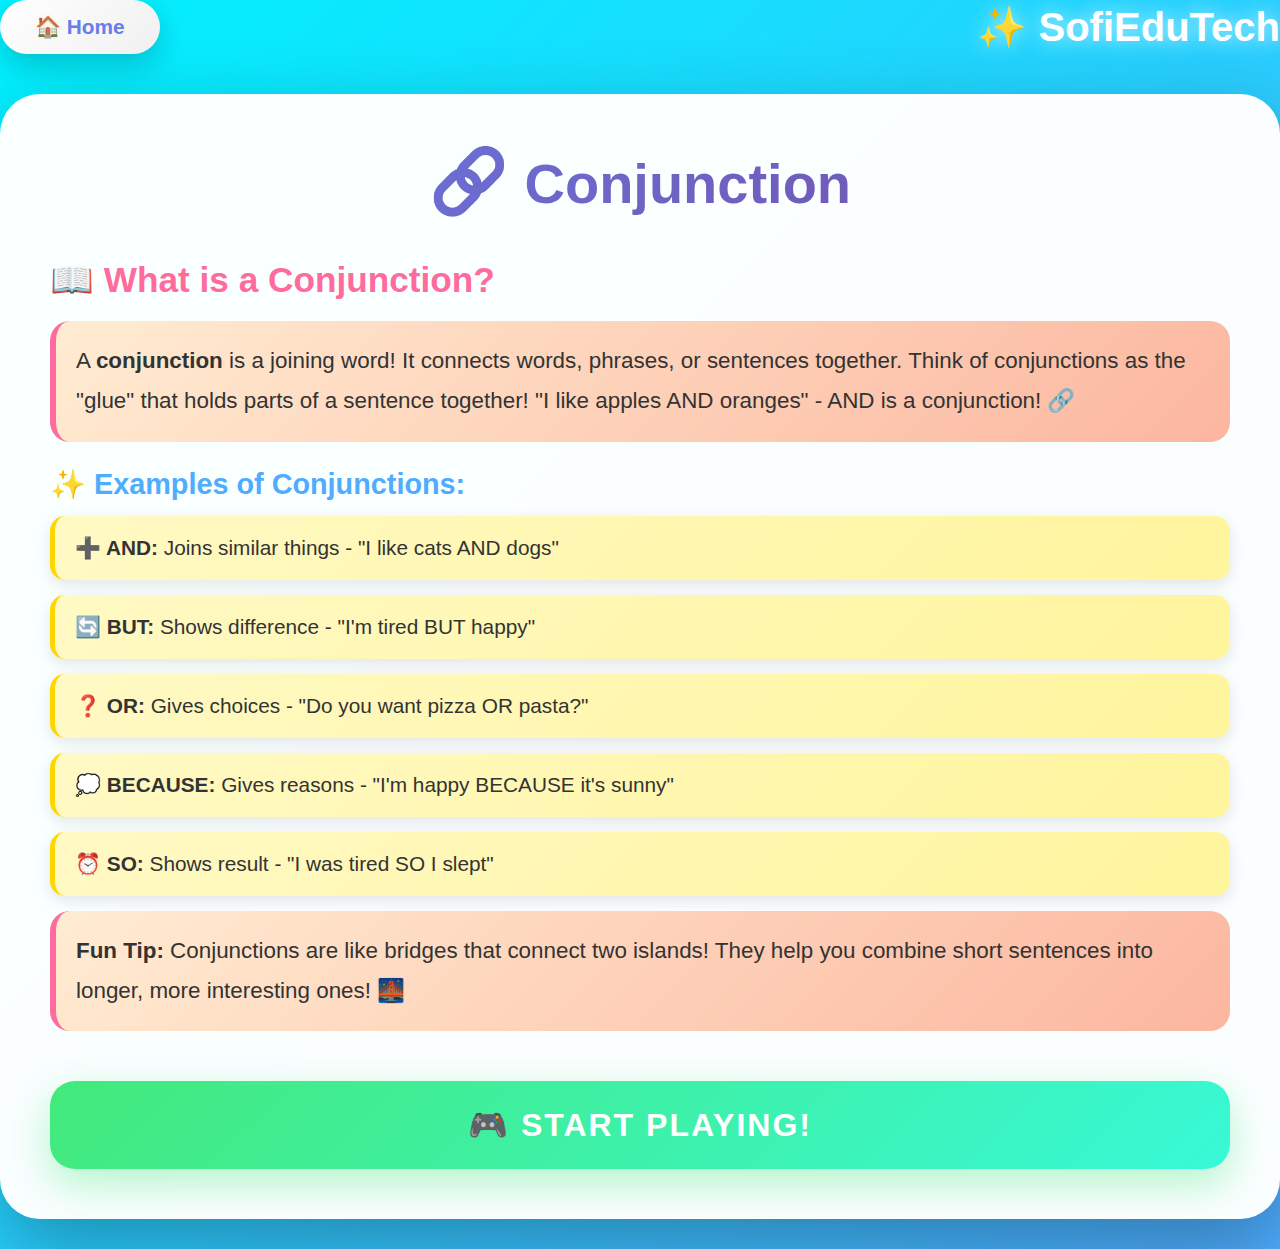
<file: conjection.html>
<!DOCTYPE html>
<html lang="en">
<head>
    <meta charset="UTF-8">
    <meta name="viewport" content="width=device-width, initial-scale=1.0">
    <title>Conjunction - Learn & Play Grammar</title>
    <link rel="stylesheet" href="grammar.css">
</head>
<body>
    <div class="stars"></div>
    <div class="stars2"></div>
    <div class="stars3"></div>
    
    <div class="container">
        <div class="game-header">
            <a href="index.html" class="home-btn">🏠 Home</a>
            <h1 class="page-logo">✨ SofiEduTech</h1>
        </div>

        <div class="content-box">
            <h2 class="page-title">
                <span class="page-icon">🔗</span> Conjunction
            </h2>

            <div class="explanation-section">
                <h3 class="section-title">📖 What is a Conjunction?</h3>
                <p class="explanation-text">
                    A <strong>conjunction</strong> is a joining word! It connects words, phrases, or sentences together. 
                    Think of conjunctions as the "glue" that holds parts of a sentence together! 
                    "I like apples AND oranges" - AND is a conjunction! 🔗
                </p>

                <h4 class="examples-title">✨ Examples of Conjunctions:</h4>
                <ul class="example-list">
                    <li class="example-item"><strong>➕ AND:</strong> Joins similar things - "I like cats AND dogs"</li>
                    <li class="example-item"><strong>🔄 BUT:</strong> Shows difference - "I'm tired BUT happy"</li>
                    <li class="example-item"><strong>❓ OR:</strong> Gives choices - "Do you want pizza OR pasta?"</li>
                    <li class="example-item"><strong>💭 BECAUSE:</strong> Gives reasons - "I'm happy BECAUSE it's sunny"</li>
                    <li class="example-item"><strong>⏰ SO:</strong> Shows result - "I was tired SO I slept"</li>
                </ul>

                <p class="explanation-text">
                    <strong>Fun Tip:</strong> Conjunctions are like bridges that connect two islands! 
                    They help you combine short sentences into longer, more interesting ones! 🌉
                </p>
            </div>

            <div class="game-section">
                <button class="start-game-btn">🎮 Start Playing!</button>
                
                <div class="game-container" style="display: none;">
                    <div class="game-stats">
                        <div class="score-display">🏆 Score: 0</div>
                        <div class="question-counter">Question 1 / 5</div>
                    </div>
                    <div class="question-text">Loading question...</div>
                    <div class="options-grid"></div>
                    <div class="feedback" style="display: none;"></div>
                </div>
            </div>
        </div>
    </div>

    <script src="grammar.js"></script>
    <script>
        const gameQuestions = [
            {
                question: 'Which word connects two words?',
                options: ['And', 'Dog', 'Run', 'Happy'],
                correct: 'And'
            },
            {
                question: 'Find the joining word: I like apples and oranges.',
                options: ['Like', 'Apples', 'And', 'Oranges'],
                correct: 'And'
            },
            {
                question: 'Pick the CONJUNCTION:',
                options: ['Jump', 'But', 'Red', 'Quickly'],
                correct: 'But'
            },
            {
                question: 'Which connects sentences?',
                options: ['Because', 'Running', 'Teacher', 'Beautiful'],
                correct: 'Because'
            },
            {
                question: 'Find the CONJUNCTION: She is tired but happy.',
                options: ['She', 'Tired', 'But', 'Happy'],
                correct: 'But'
            },
            {
                question: 'Which gives a choice?',
                options: ['Or', 'The', 'Very', 'Always'],
                correct: 'Or'
            },
            {
                question: 'Pick the joining word:',
                options: ['So', 'Cat', 'Big', 'Under'],
                correct: 'So'
            },
            {
                question: 'Find the CONJUNCTION: I read and write.',
                options: ['I', 'Read', 'And', 'Write'],
                correct: 'And'
            }
        ];
    </script>
</body>
</html>
</file>
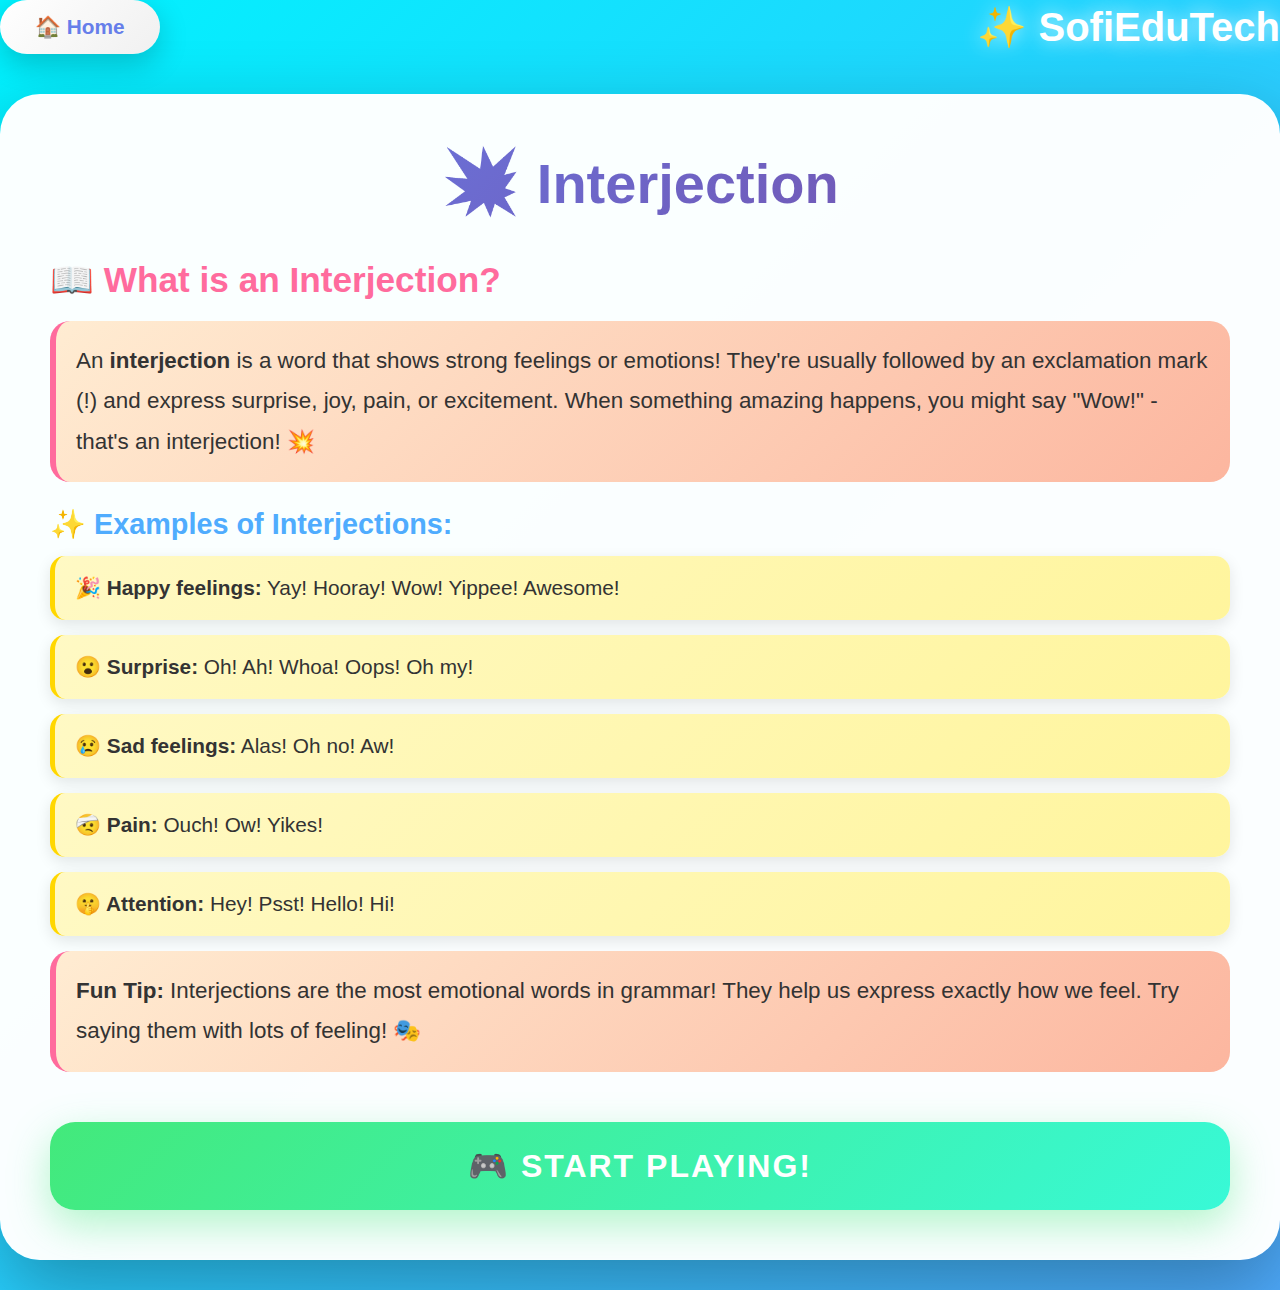
<file: interjunction.html>
<!DOCTYPE html>
<html lang="en">
<head>
    <meta charset="UTF-8">
    <meta name="viewport" content="width=device-width, initial-scale=1.0">
    <title>Interjection - Learn & Play Grammar</title>
    <link rel="stylesheet" href="grammar.css">
</head>
<body>
    <div class="stars"></div>
    <div class="stars2"></div>
    <div class="stars3"></div>
    
    <div class="container">
        <div class="game-header">
            <a href="index.html" class="home-btn">🏠 Home</a>
            <h1 class="page-logo">✨ SofiEduTech</h1>
        </div>

        <div class="content-box">
            <h2 class="page-title">
                <span class="page-icon">💥</span> Interjection
            </h2>

            <div class="explanation-section">
                <h3 class="section-title">📖 What is an Interjection?</h3>
                <p class="explanation-text">
                    An <strong>interjection</strong> is a word that shows strong feelings or emotions! 
                    They're usually followed by an exclamation mark (!) and express surprise, joy, pain, or excitement. 
                    When something amazing happens, you might say "Wow!" - that's an interjection! 💥
                </p>

                <h4 class="examples-title">✨ Examples of Interjections:</h4>
                <ul class="example-list">
                    <li class="example-item"><strong>🎉 Happy feelings:</strong> Yay! Hooray! Wow! Yippee! Awesome!</li>
                    <li class="example-item"><strong>😮 Surprise:</strong> Oh! Ah! Whoa! Oops! Oh my!</li>
                    <li class="example-item"><strong>😢 Sad feelings:</strong> Alas! Oh no! Aw!</li>
                    <li class="example-item"><strong>🤕 Pain:</strong> Ouch! Ow! Yikes!</li>
                    <li class="example-item"><strong>🤫 Attention:</strong> Hey! Psst! Hello! Hi!</li>
                </ul>

                <p class="explanation-text">
                    <strong>Fun Tip:</strong> Interjections are the most emotional words in grammar! 
                    They help us express exactly how we feel. Try saying them with lots of feeling! 🎭
                </p>
            </div>

            <div class="game-section">
                <button class="start-game-btn">🎮 Start Playing!</button>
                
                <div class="game-container" style="display: none;">
                    <div class="game-stats">
                        <div class="score-display">🏆 Score: 0</div>
                        <div class="question-counter">Question 1 / 5</div>
                    </div>
                    <div class="question-text">Loading question...</div>
                    <div class="options-grid"></div>
                    <div class="feedback" style="display: none;"></div>
                </div>
            </div>
        </div>
    </div>

    <script src="grammar.js"></script>
    <script>
        const gameQuestions = [
            {
                question: 'Which shows strong feeling?',
                options: ['Wow', 'Dog', 'Run', 'Happy'],
                correct: 'Wow'
            },
            {
                question: 'Find the INTERJECTION: Ouch! That hurts!',
                options: ['Ouch', 'That', 'Hurts', 'That hurts'],
                correct: 'Ouch'
            },
            {
                question: 'Pick the feeling word:',
                options: ['Jump', 'Yay', 'Red', 'Slowly'],
                correct: 'Yay'
            },
            {
                question: 'Which shows surprise?',
                options: ['Running', 'Oh', 'Teacher', 'Beautiful'],
                correct: 'Oh'
            },
            {
                question: 'Find the INTERJECTION: Hooray! We won!',
                options: ['Hooray', 'We', 'Won', 'We won'],
                correct: 'Hooray'
            },
            {
                question: 'Which shows pain?',
                options: ['Happy', 'Ow', 'Running', 'Beside'],
                correct: 'Ow'
            },
            {
                question: 'Pick the INTERJECTION:',
                options: ['Hey', 'Cat', 'Beautiful', 'Quickly'],
                correct: 'Hey'
            },
            {
                question: 'Find the INTERJECTION: Yikes! A spider!',
                options: ['Yikes', 'A', 'Spider', 'A spider'],
                correct: 'Yikes'
            }
        ];
    </script>
</body>
</html>
</file>
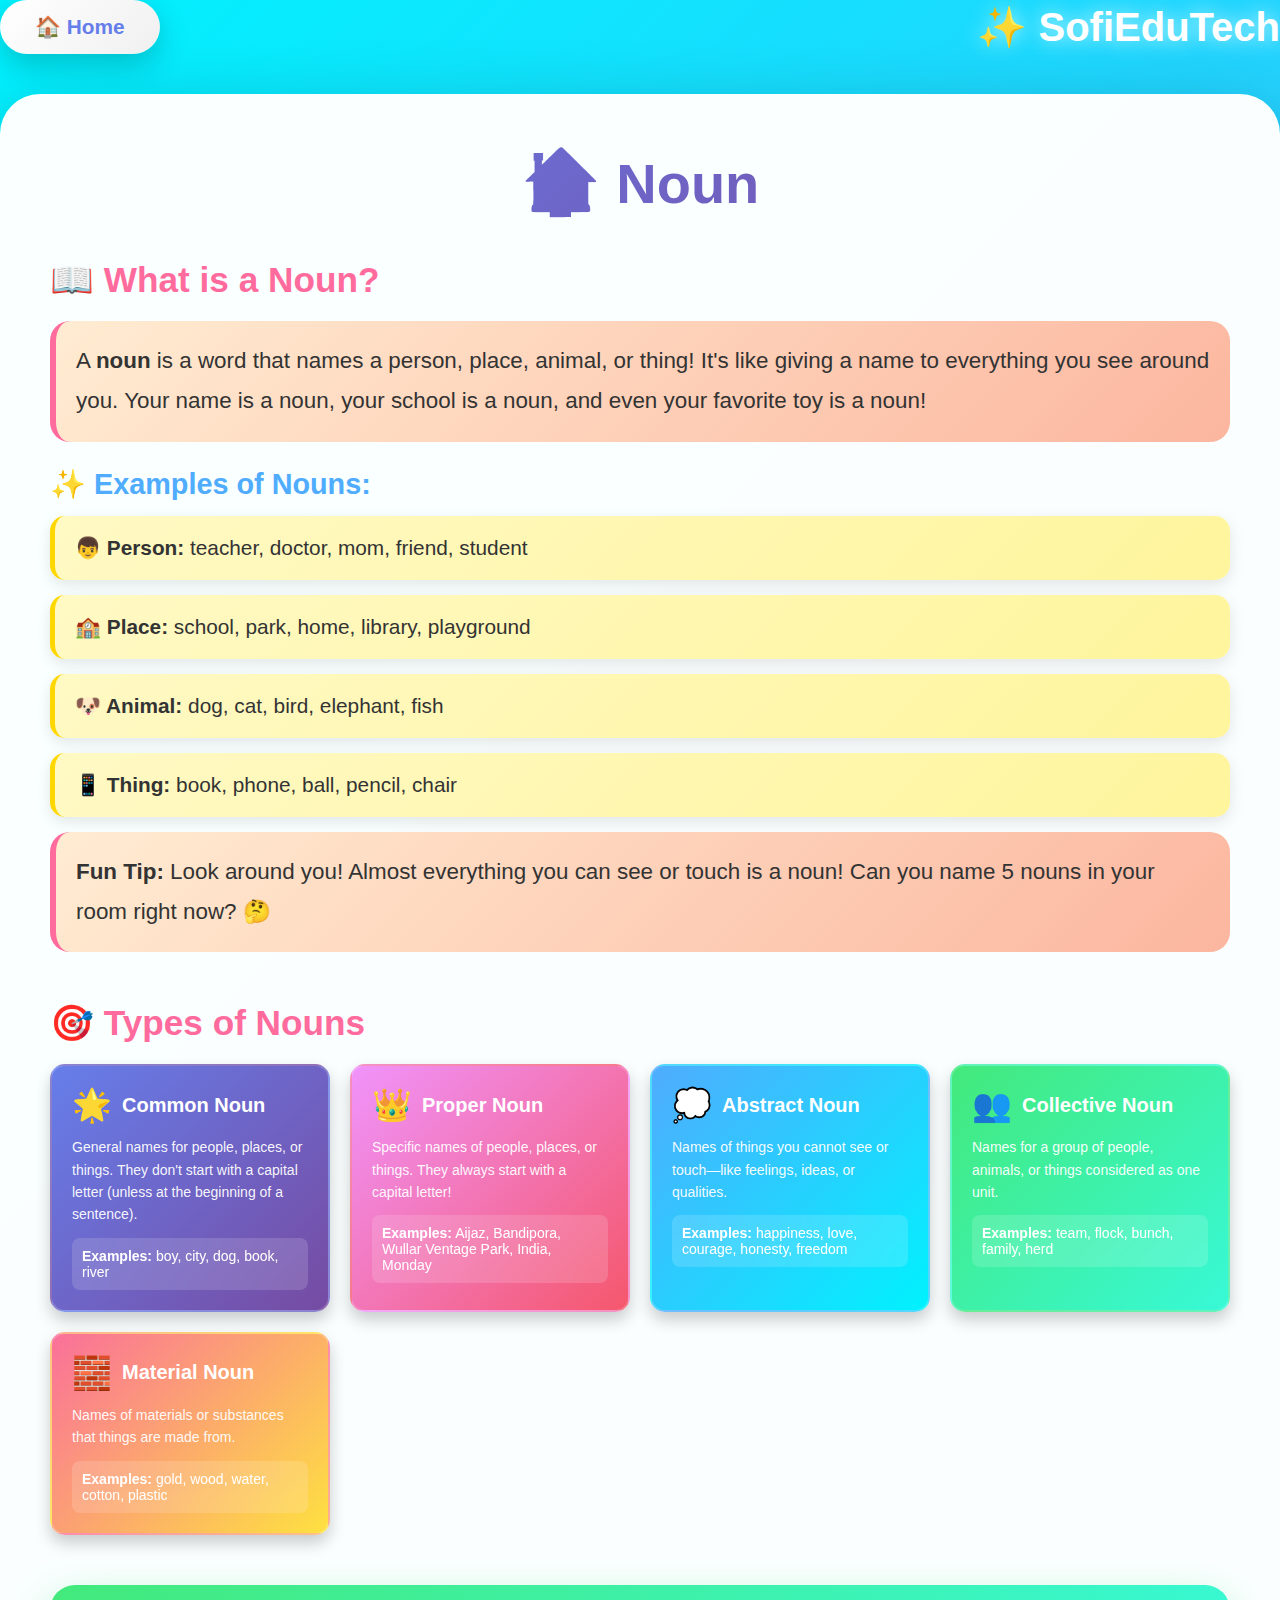
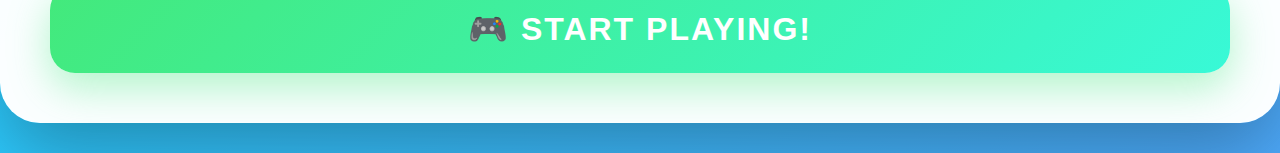
<file: noun.html>
<!DOCTYPE html>
<html lang="en">
<head>
    <meta charset="UTF-8">
    <meta name="viewport" content="width=device-width, initial-scale=1.0">
    <title>Noun - Learn & Play Grammar</title>
    <link rel="stylesheet" href="grammar.css">
    <style>
        /* Types of Nouns Grid */
        .noun-types-grid {
            display: grid;
            grid-template-columns: repeat(auto-fit, minmax(280px, 1fr));
            gap: 20px;
            margin-top: 20px;
        }

        .noun-type-card {
            background: linear-gradient(135deg, #667eea 0%, #764ba2 100%);
            border-radius: 15px;
            padding: 20px;
            box-shadow: 0 8px 16px rgba(0, 0, 0, 0.2);
            transition: transform 0.3s ease, box-shadow 0.3s ease;
            border: 2px solid rgba(255, 255, 255, 0.2);
        }

        .noun-type-card:nth-child(1) {
            background: linear-gradient(135deg, #667eea 0%, #764ba2 100%);
        }

        .noun-type-card:nth-child(2) {
            background: linear-gradient(135deg, #f093fb 0%, #f5576c 100%);
        }

        .noun-type-card:nth-child(3) {
            background: linear-gradient(135deg, #4facfe 0%, #00f2fe 100%);
        }

        .noun-type-card:nth-child(4) {
            background: linear-gradient(135deg, #43e97b 0%, #38f9d7 100%);
        }

        .noun-type-card:nth-child(5) {
            background: linear-gradient(135deg, #fa709a 0%, #fee140 100%);
        }

        .noun-type-card:hover {
            transform: translateY(-5px);
            box-shadow: 0 12px 24px rgba(0, 0, 0, 0.3);
        }

        .noun-type-header {
            display: flex;
            align-items: center;
            gap: 10px;
            margin-bottom: 12px;
        }

        .noun-type-icon {
            font-size: 32px;
        }

        .noun-type-title {
            color: white;
            font-size: 20px;
            font-weight: bold;
            margin: 0;
        }

        .noun-type-description {
            color: rgba(255, 255, 255, 0.95);
            font-size: 14px;
            line-height: 1.6;
            margin: 10px 0;
        }

        .noun-type-examples {
            background: rgba(255, 255, 255, 0.15);
            padding: 10px;
            border-radius: 8px;
            color: white;
            font-size: 14px;
            margin-top: 12px;
            backdrop-filter: blur(10px);
        }

        .noun-type-examples strong {
            color: #fff;
            font-weight: 600;
        }

        @media (max-width: 768px) {
            .noun-types-grid {
                grid-template-columns: 1fr;
            }
        }
    </style>
</head>
<body>
    <!-- Animated Background -->
    <div class="stars"></div>
    <div class="stars2"></div>
    <div class="stars3"></div>
    
    <div class="container">
        <!-- Header -->
        <div class="game-header">
            <a href="index.html" class="home-btn">🏠 Home</a>
            <h1 class="page-logo">✨ SofiEduTech</h1>
        </div>

        <!-- Content Box -->
        <div class="content-box">
            <h2 class="page-title">
                <span class="page-icon">🏠</span> Noun
            </h2>

            <!-- Explanation Section -->
            <div class="explanation-section">
                <h3 class="section-title">📖 What is a Noun?</h3>
                <p class="explanation-text">
                    A <strong>noun</strong> is a word that names a person, place, animal, or thing! 
                    It's like giving a name to everything you see around you. Your name is a noun, 
                    your school is a noun, and even your favorite toy is a noun!
                </p>

                <h4 class="examples-title">✨ Examples of Nouns:</h4>
                <ul class="example-list">
                    <li class="example-item"><strong>👦 Person:</strong> teacher, doctor, mom, friend, student</li>
                    <li class="example-item"><strong>🏫 Place:</strong> school, park, home, library, playground</li>
                    <li class="example-item"><strong>🐶 Animal:</strong> dog, cat, bird, elephant, fish</li>
                    <li class="example-item"><strong>📱 Thing:</strong> book, phone, ball, pencil, chair</li>
                </ul>

                <p class="explanation-text">
                    <strong>Fun Tip:</strong> Look around you! Almost everything you can see or touch is a noun! 
                    Can you name 5 nouns in your room right now? 🤔
                </p>
            </div>

            <!-- Types of Nouns Section -->
            <div class="explanation-section">
                <h3 class="section-title">🎯 Types of Nouns</h3>
                
                <div class="noun-types-grid">
                    <!-- Common Noun -->
                    <div class="noun-type-card">
                        <div class="noun-type-header">
                            <span class="noun-type-icon">🌟</span>
                            <h4 class="noun-type-title">Common Noun</h4>
                        </div>
                        <p class="noun-type-description">
                            General names for people, places, or things. They don't start with a capital letter (unless at the beginning of a sentence).
                        </p>
                        <div class="noun-type-examples">
                            <strong>Examples:</strong> boy, city, dog, book, river
                        </div>
                    </div>

                    <!-- Proper Noun -->
                    <div class="noun-type-card">
                        <div class="noun-type-header">
                            <span class="noun-type-icon">👑</span>
                            <h4 class="noun-type-title">Proper Noun</h4>
                        </div>
                        <p class="noun-type-description">
                            Specific names of people, places, or things. They always start with a capital letter!
                        </p>
                        <div class="noun-type-examples">
                            <strong>Examples:</strong> Aijaz, Bandipora, Wullar Ventage Park, India, Monday
                        </div>
                    </div>

                    <!-- Abstract Noun -->
                    <div class="noun-type-card">
                        <div class="noun-type-header">
                            <span class="noun-type-icon">💭</span>
                            <h4 class="noun-type-title">Abstract Noun</h4>
                        </div>
                        <p class="noun-type-description">
                            Names of things you cannot see or touch—like feelings, ideas, or qualities.
                        </p>
                        <div class="noun-type-examples">
                            <strong>Examples:</strong> happiness, love, courage, honesty, freedom
                        </div>
                    </div>

                    <!-- Collective Noun -->
                    <div class="noun-type-card">
                        <div class="noun-type-header">
                            <span class="noun-type-icon">👥</span>
                            <h4 class="noun-type-title">Collective Noun</h4>
                        </div>
                        <p class="noun-type-description">
                            Names for a group of people, animals, or things considered as one unit.
                        </p>
                        <div class="noun-type-examples">
                            <strong>Examples:</strong> team, flock, bunch, family, herd
                        </div>
                    </div>

                    <!-- Material Noun -->
                    <div class="noun-type-card">
                        <div class="noun-type-header">
                            <span class="noun-type-icon">🧱</span>
                            <h4 class="noun-type-title">Material Noun</h4>
                        </div>
                        <p class="noun-type-description">
                            Names of materials or substances that things are made from.
                        </p>
                        <div class="noun-type-examples">
                            <strong>Examples:</strong> gold, wood, water, cotton, plastic
                        </div>
                    </div>
                </div>
            </div>

            <!-- Game Section -->
            <div class="game-section">
                <button class="start-game-btn">🎮 Start Playing!</button>
                
                <div class="game-container" style="display: none;">
                    <div class="game-stats">
                        <div class="score-display">🏆 Score: 0</div>
                        <div class="question-counter">Question 1 / 10</div>
                    </div>

                    <div class="question-text">Loading question...</div>

                    <div class="options-grid"></div>

                    <div class="feedback" style="display: none;"></div>
                </div>
            </div>
        </div>
    </div>

    <script src="grammar.js"></script>
    <script>
        // Expanded Question Bank - 30+ questions
        const allNounQuestions = [
            // Common Noun Questions
            {
                question: 'Which one is a COMMON NOUN?',
                options: ['India', 'dog', 'Monday', 'Ganges'],
                correct: 'dog'
            },
            {
                question: 'Which is a COMMON NOUN?',
                options: ['Amazon', 'courage', 'plastic', 'book'],
                correct: 'book'
            },
            {
                question: 'Find the COMMON NOUN:',
                options: ['Waseem', 'teacher', 'Kashmir', 'happiness'],
                correct: 'teacher'
            },
            {
                question: 'Which is a COMMON NOUN?',
                options: ['Friday', 'car', 'love', 'silver'],
                correct: 'car'
            },
            {
                question: 'Pick the COMMON NOUN:',
                options: ['Delhi', 'mountain', 'team', 'gold'],
                correct: 'mountain'
            },
            
            // Proper Noun Questions
            {
                question: 'Find the PROPER NOUN: I visited Bandipora.',
                options: ['visited', 'Bandipora', 'the', 'I'],
                correct: 'Bandipora'
            },
            {
                question: 'What type of noun is "Waseem"?',
                options: ['Common Noun', 'Proper Noun', 'Abstract Noun', 'Material Noun'],
                correct: 'Proper Noun'
            },
            {
                question: 'Pick the PROPER NOUN:',
                options: ['city', 'Monday', 'happiness', 'bunch'],
                correct: 'Monday'
            },
            {
                question: 'Which is a PROPER NOUN?',
                options: ['river', 'India', 'joy', 'crowd'],
                correct: 'India'
            },
            {
                question: 'Find the PROPER NOUN: Aijaz loves cricket.',
                options: ['Aijaz', 'loves', 'cricket', 'plays'],
                correct: 'Aijaz'
            },
            {
                question: 'Which is a PROPER NOUN?',
                options: ['mountain', 'Kashmir', 'happiness', 'team'],
                correct: 'Kashmir'
            },
            
            // Abstract Noun Questions
            {
                question: 'Which is an ABSTRACT NOUN?',
                options: ['happiness', 'table', 'Mumbai', 'gold'],
                correct: 'happiness'
            },
            {
                question: 'Find the ABSTRACT NOUN:',
                options: ['silver', 'love', 'crowd', 'river'],
                correct: 'love'
            },
            {
                question: 'Find the ABSTRACT NOUN: Her bravery saved the day.',
                options: ['Her', 'bravery', 'saved', 'day'],
                correct: 'bravery'
            },
            {
                question: 'Which is an ABSTRACT NOUN?',
                options: ['Delhi', 'courage', 'cotton', 'army'],
                correct: 'courage'
            },
            {
                question: 'Pick the ABSTRACT NOUN:',
                options: ['freedom', 'chair', 'India', 'water'],
                correct: 'freedom'
            },
            {
                question: 'Find the ABSTRACT NOUN:',
                options: ['honesty', 'class', 'wood', 'Srinagar'],
                correct: 'honesty'
            },
            
            // Collective Noun Questions
            {
                question: 'Pick the COLLECTIVE NOUN:',
                options: ['team', 'student', 'Delhi', 'courage'],
                correct: 'team'
            },
            {
                question: 'Which is a COLLECTIVE NOUN?',
                options: ['honesty', 'flock', 'water', 'school'],
                correct: 'flock'
            },
            {
                question: 'Find the COLLECTIVE NOUN:',
                options: ['kindness', 'bunch', 'plastic', 'teacher'],
                correct: 'bunch'
            },
            {
                question: 'Which is a COLLECTIVE NOUN?',
                options: ['family', 'book', 'happiness', 'Monday'],
                correct: 'family'
            },
            {
                question: 'Pick the COLLECTIVE NOUN:',
                options: ['silver', 'army', 'India', 'courage'],
                correct: 'army'
            },
            {
                question: 'Find the COLLECTIVE NOUN: The crowd cheered loudly.',
                options: ['The', 'crowd', 'cheered', 'loudly'],
                correct: 'crowd'
            },
            
            // Material Noun Questions
            {
                question: 'Which word is a MATERIAL NOUN?',
                options: ['teacher', 'wood', 'family', 'joy'],
                correct: 'wood'
            },
            {
                question: 'What type is "gold"?',
                options: ['Common Noun', 'Material Noun', 'Abstract Noun', 'Collective Noun'],
                correct: 'Material Noun'
            },
            {
                question: 'Find the MATERIAL NOUN:',
                options: ['happiness', 'team', 'silver', 'Kashmir'],
                correct: 'silver'
            },
            {
                question: 'Which is a MATERIAL NOUN?',
                options: ['courage', 'cotton', 'crowd', 'city'],
                correct: 'cotton'
            },
            {
                question: 'Pick the MATERIAL NOUN:',
                options: ['water', 'bravery', 'Waseem', 'class'],
                correct: 'water'
            },
            {
                question: 'What type is "plastic"?',
                options: ['Common Noun', 'Proper Noun', 'Material Noun', 'Collective Noun'],
                correct: 'Material Noun'
            },
            
            // Mixed Type Questions
            {
                question: 'What type of noun is "teacher"?',
                options: ['Common Noun', 'Proper Noun', 'Abstract Noun', 'Material Noun'],
                correct: 'Common Noun'
            },
            {
                question: 'What type of noun is "love"?',
                options: ['Common Noun', 'Abstract Noun', 'Material Noun', 'Collective Noun'],
                correct: 'Abstract Noun'
            },
            {
                question: 'What type of noun is "herd"?',
                options: ['Common Noun', 'Proper Noun', 'Abstract Noun', 'Collective Noun'],
                correct: 'Collective Noun'
            }
        ];

        // Function to shuffle array
        function shuffleArray(array) {
            const newArray = [...array];
            for (let i = newArray.length - 1; i > 0; i--) {
                const j = Math.floor(Math.random() * (i + 1));
                [newArray[i], newArray[j]] = [newArray[j], newArray[i]];
            }
            return newArray;
        }

        // Select 10 random questions each time
        const gameQuestions = shuffleArray(allNounQuestions).slice(0, 10);
    </script>
</body>
</html>
</file>
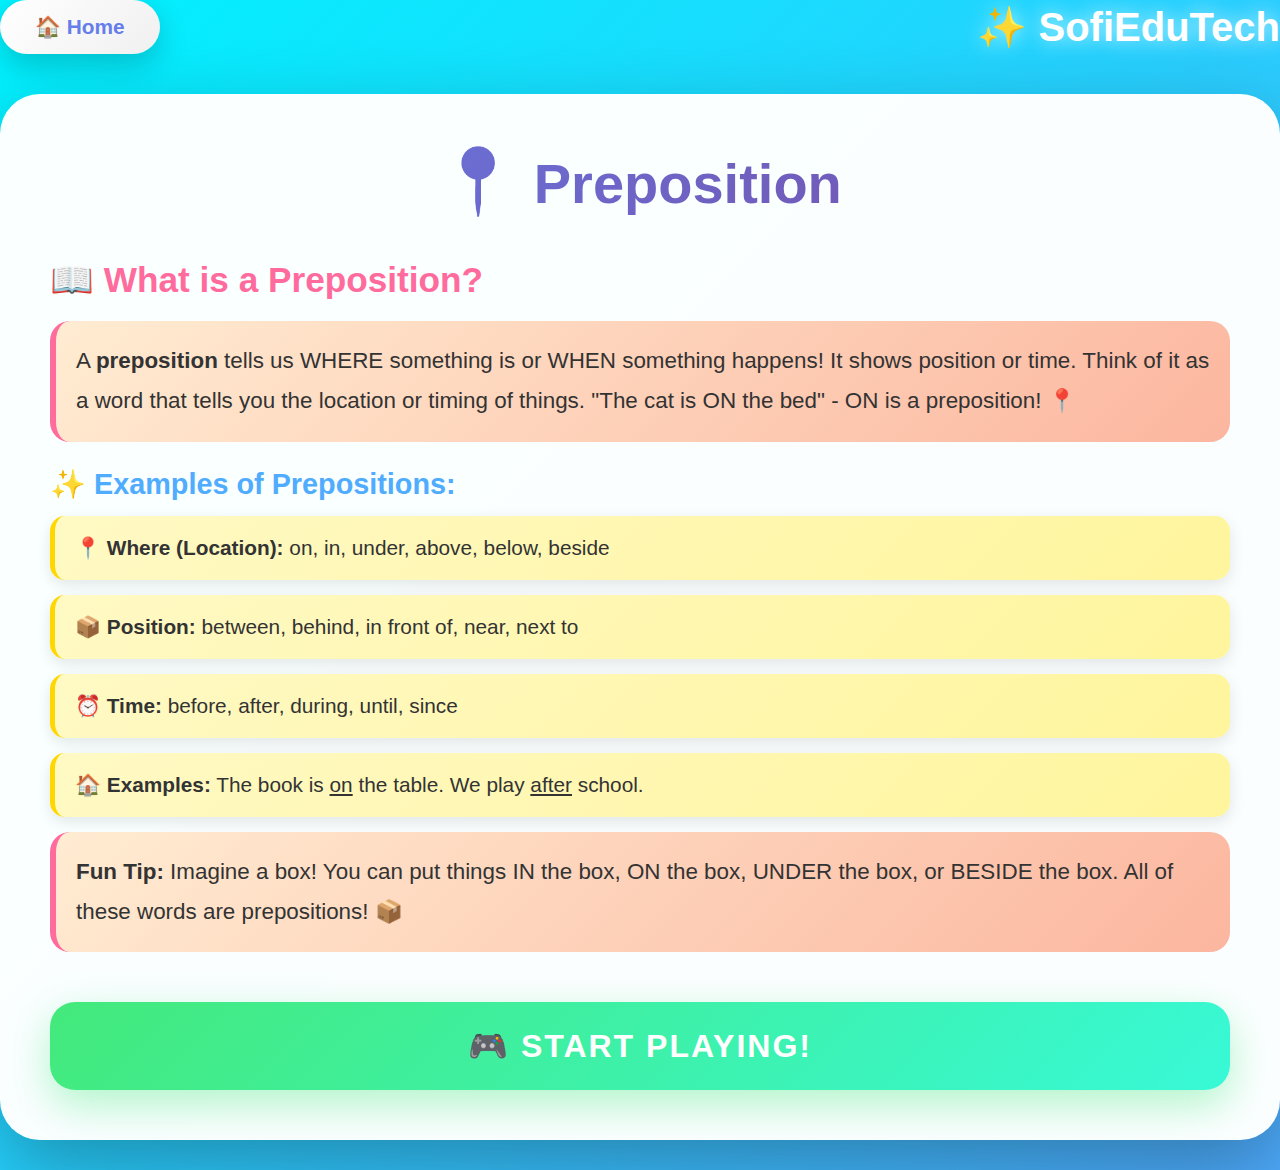
<file: preposition.html>
<!DOCTYPE html>
<html lang="en">
<head>
    <meta charset="UTF-8">
    <meta name="viewport" content="width=device-width, initial-scale=1.0">
    <title>Preposition - Learn & Play Grammar</title>
    <link rel="stylesheet" href="grammar.css">
</head>
<body>
    <div class="stars"></div>
    <div class="stars2"></div>
    <div class="stars3"></div>
    
    <div class="container">
        <div class="game-header">
            <a href="index.html" class="home-btn">🏠 Home</a>
            <h1 class="page-logo">✨ SofiEduTech</h1>
        </div>

        <div class="content-box">
            <h2 class="page-title">
                <span class="page-icon">📍</span> Preposition
            </h2>

            <div class="explanation-section">
                <h3 class="section-title">📖 What is a Preposition?</h3>
                <p class="explanation-text">
                    A <strong>preposition</strong> tells us WHERE something is or WHEN something happens! 
                    It shows position or time. Think of it as a word that tells you the location or timing of things. 
                    "The cat is ON the bed" - ON is a preposition! 📍
                </p>

                <h4 class="examples-title">✨ Examples of Prepositions:</h4>
                <ul class="example-list">
                    <li class="example-item"><strong>📍 Where (Location):</strong> on, in, under, above, below, beside</li>
                    <li class="example-item"><strong>📦 Position:</strong> between, behind, in front of, near, next to</li>
                    <li class="example-item"><strong>⏰ Time:</strong> before, after, during, until, since</li>
                    <li class="example-item"><strong>🏠 Examples:</strong> The book is <u>on</u> the table. We play <u>after</u> school.</li>
                </ul>

                <p class="explanation-text">
                    <strong>Fun Tip:</strong> Imagine a box! You can put things IN the box, ON the box, UNDER the box, 
                    or BESIDE the box. All of these words are prepositions! 📦
                </p>
            </div>

            <div class="game-section">
                <button class="start-game-btn">🎮 Start Playing!</button>
                
                <div class="game-container" style="display: none;">
                    <div class="game-stats">
                        <div class="score-display">🏆 Score: 0</div>
                        <div class="question-counter">Question 1 / 5</div>
                    </div>
                    <div class="question-text">Loading question...</div>
                    <div class="options-grid"></div>
                    <div class="feedback" style="display: none;"></div>
                </div>
            </div>
        </div>
    </div>

    <script src="grammar.js"></script>
    <script>
        const gameQuestions = [
            {
                question: 'Which shows WHERE something is?',
                options: ['On', 'Dog', 'Run', 'Happy'],
                correct: 'On'
            },
            {
                question: 'Find the PREPOSITION: The cat is under the table.',
                options: ['Cat', 'Under', 'Table', 'Is'],
                correct: 'Under'
            },
            {
                question: 'Pick the position word:',
                options: ['Jump', 'In', 'Red', 'Quickly'],
                correct: 'In'
            },
            {
                question: 'The book is ___ the desk:',
                options: ['Running', 'Beautiful', 'Between', 'Happy'],
                correct: 'Between'
            },
            {
                question: 'Which is a PREPOSITION?',
                options: ['Above', 'Eating', 'Teacher', 'Slow'],
                correct: 'Above'
            },
            {
                question: 'Find the PREPOSITION: We play before dinner.',
                options: ['We', 'Play', 'Before', 'Dinner'],
                correct: 'Before'
            },
            {
                question: 'Which tells WHERE?',
                options: ['Behind', 'Running', 'Happy', 'Quickly'],
                correct: 'Behind'
            },
            {
                question: 'Pick the PREPOSITION: She sits beside me.',
                options: ['She', 'Sits', 'Beside', 'Me'],
                correct: 'Beside'
            }
        ];
    </script>
</body>
</html>
</file>
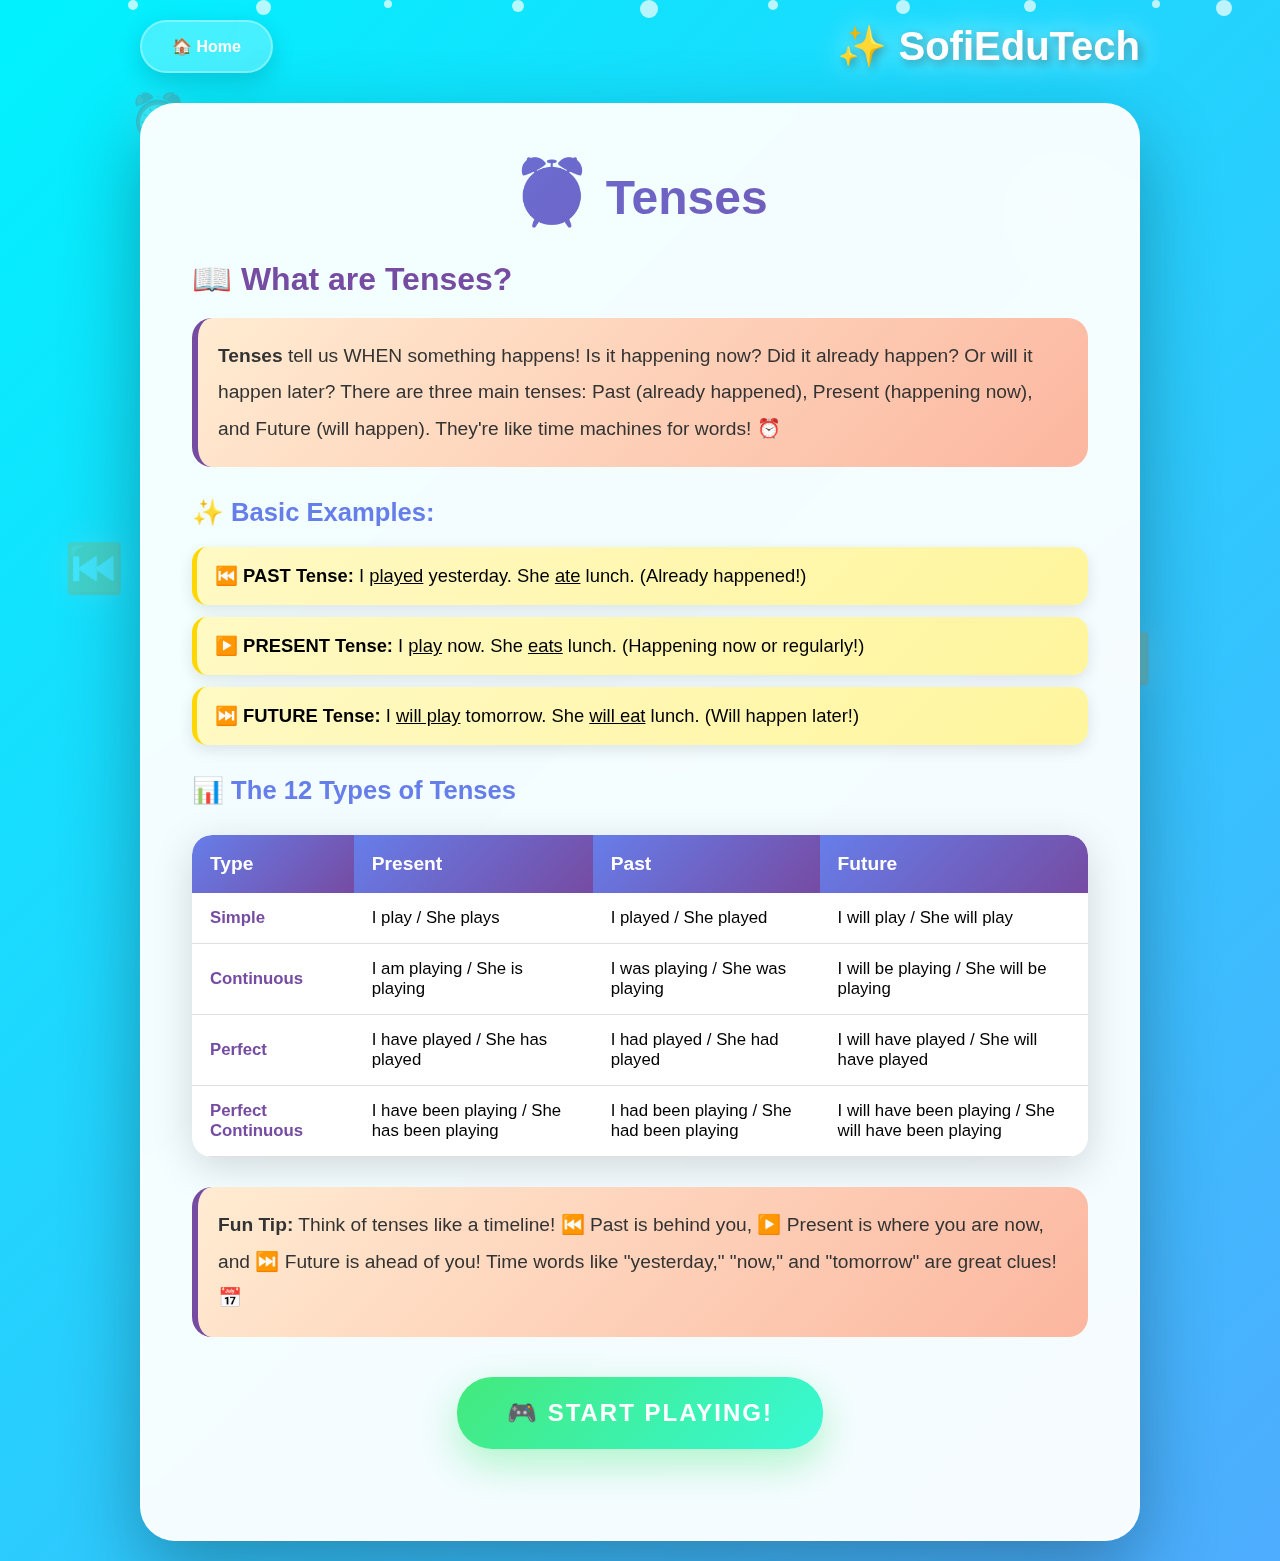
<file: tenses.html>
<!DOCTYPE html>
<html lang="en">
<head>
    <meta charset="UTF-8">
    <meta name="viewport" content="width=device-width, initial-scale=1.0">
    <title>Tenses - Learn & Play Grammar</title>
    <style>
        * {
            margin: 0;
            padding: 0;
            box-sizing: border-box;
        }

        body {
            font-family: 'Poppins', 'Segoe UI', Tahoma, Geneva, Verdana, sans-serif;
            background: linear-gradient(-45deg, #667eea, #764ba2, #f093fb, #4facfe, #00f2fe);
            background-size: 400% 400%;
            animation: gradientShift 15s ease infinite;
            min-height: 100vh;
            padding: 20px;
            position: relative;
            overflow-x: hidden;
        }

        @keyframes gradientShift {
            0% { background-position: 0% 50%; }
            50% { background-position: 100% 50%; }
            100% { background-position: 0% 50%; }
        }

        /* Floating Particles */
        .particles {
            position: fixed;
            top: 0;
            left: 0;
            width: 100%;
            height: 100%;
            pointer-events: none;
            z-index: 1;
        }

        .particle {
            position: absolute;
            background: rgba(255, 255, 255, 0.7);
            border-radius: 50%;
            animation: floatParticle 20s infinite;
        }

        .particle:nth-child(1) { width: 10px; height: 10px; left: 10%; animation-delay: 0s; }
        .particle:nth-child(2) { width: 15px; height: 15px; left: 20%; animation-delay: 2s; }
        .particle:nth-child(3) { width: 8px; height: 8px; left: 30%; animation-delay: 4s; }
        .particle:nth-child(4) { width: 12px; height: 12px; left: 40%; animation-delay: 1s; }
        .particle:nth-child(5) { width: 18px; height: 18px; left: 50%; animation-delay: 3s; }
        .particle:nth-child(6) { width: 10px; height: 10px; left: 60%; animation-delay: 5s; }
        .particle:nth-child(7) { width: 14px; height: 14px; left: 70%; animation-delay: 2.5s; }
        .particle:nth-child(8) { width: 12px; height: 12px; left: 80%; animation-delay: 4.5s; }
        .particle:nth-child(9) { width: 8px; height: 8px; left: 90%; animation-delay: 1.5s; }
        .particle:nth-child(10) { width: 16px; height: 16px; left: 95%; animation-delay: 3.5s; }

        @keyframes floatParticle {
            0% { 
                transform: translateY(100vh) rotate(0deg);
                opacity: 0;
            }
            10% { opacity: 1; }
            90% { opacity: 1; }
            100% { 
                transform: translateY(-100px) rotate(360deg);
                opacity: 0;
            }
        }

        /* Floating Shapes */
        .shapes {
            position: fixed;
            top: 0;
            left: 0;
            width: 100%;
            height: 100%;
            pointer-events: none;
            z-index: 1;
        }

        .shape {
            position: absolute;
            font-size: 3rem;
            animation: floatShape 25s infinite ease-in-out;
            opacity: 0.2;
            filter: drop-shadow(0 0 20px rgba(255, 255, 255, 0.6));
        }

        .shape:nth-child(1) { top: 10%; left: 10%; animation-delay: 0s; }
        .shape:nth-child(2) { top: 20%; right: 15%; animation-delay: 3s; }
        .shape:nth-child(3) { top: 60%; left: 5%; animation-delay: 6s; }
        .shape:nth-child(4) { top: 70%; right: 10%; animation-delay: 2s; }
        .shape:nth-child(5) { top: 40%; left: 80%; animation-delay: 4s; }
        .shape:nth-child(6) { top: 80%; left: 50%; animation-delay: 7s; }

        @keyframes floatShape {
            0%, 100% { transform: translateY(0) rotate(0deg) scale(1); }
            25% { transform: translateY(-40px) rotate(90deg) scale(1.2); }
            50% { transform: translateY(0) rotate(180deg) scale(1); }
            75% { transform: translateY(-40px) rotate(270deg) scale(1.2); }
        }

        .container {
            max-width: 1000px;
            margin: 0 auto;
            position: relative;
            z-index: 10;
        }

        .game-header {
            display: flex;
            justify-content: space-between;
            align-items: center;
            margin-bottom: 30px;
            animation: slideDown 0.8s ease;
        }

        @keyframes slideDown {
            from {
                opacity: 0;
                transform: translateY(-50px);
            }
            to {
                opacity: 1;
                transform: translateY(0);
            }
        }

        .home-btn {
            background: rgba(255, 255, 255, 0.25);
            backdrop-filter: blur(15px);
            -webkit-backdrop-filter: blur(15px);
            color: white;
            padding: 15px 30px;
            border-radius: 30px;
            text-decoration: none;
            font-weight: 700;
            border: 2px solid rgba(255, 255, 255, 0.3);
            transition: all 0.4s cubic-bezier(0.175, 0.885, 0.32, 1.275);
            box-shadow: 0 8px 25px rgba(0, 0, 0, 0.15);
        }

        .home-btn:hover {
            background: rgba(255, 255, 255, 0.35);
            transform: translateY(-5px) scale(1.05);
            box-shadow: 0 15px 35px rgba(0, 0, 0, 0.25);
        }

        .page-logo {
            color: white;
            font-size: 2.5rem;
            text-shadow: 0 0 30px rgba(255, 255, 255, 0.8),
                         3px 3px 10px rgba(0, 0, 0, 0.4);
            font-weight: 900;
            animation: logoGlow 2s ease-in-out infinite;
        }

        @keyframes logoGlow {
            0%, 100% { text-shadow: 0 0 20px rgba(255, 255, 255, 0.6), 3px 3px 10px rgba(0, 0, 0, 0.4); }
            50% { text-shadow: 0 0 40px rgba(255, 255, 255, 1), 3px 3px 15px rgba(0, 0, 0, 0.5); }
        }

        .content-box {
            background: rgba(255, 255, 255, 0.95);
            backdrop-filter: blur(20px);
            border-radius: 35px;
            padding: 50px;
            box-shadow: 0 30px 80px rgba(0, 0, 0, 0.3);
            border: 2px solid rgba(255, 255, 255, 0.5);
            animation: fadeInScale 0.8s ease;
        }

        @keyframes fadeInScale {
            from {
                opacity: 0;
                transform: scale(0.9);
            }
            to {
                opacity: 1;
                transform: scale(1);
            }
        }

        .page-title {
            background: linear-gradient(135deg, #667eea, #764ba2);
            -webkit-background-clip: text;
            -webkit-text-fill-color: transparent;
            font-size: 3rem;
            text-align: center;
            margin-bottom: 30px;
            font-weight: 900;
            animation: titleBounce 2s ease-in-out infinite;
        }

        @keyframes titleBounce {
            0%, 100% { transform: translateY(0); }
            50% { transform: translateY(-10px); }
        }

        .page-icon {
            font-size: 4rem;
            display: inline-block;
            animation: iconSpin 3s ease-in-out infinite;
        }

        @keyframes iconSpin {
            0%, 100% { transform: rotate(0deg) scale(1); }
            50% { transform: rotate(180deg) scale(1.2); }
        }

        .explanation-section {
            margin-bottom: 40px;
        }

        .section-title {
            color: #764ba2;
            font-size: 2rem;
            margin-bottom: 20px;
            font-weight: 800;
        }

        .explanation-text {
            font-size: 1.2rem;
            line-height: 1.9;
            color: #333;
            margin-bottom: 25px;
            padding: 20px;
            background: linear-gradient(135deg, #ffecd2 0%, #fcb69f 100%);
            border-radius: 20px;
            border-left: 6px solid #764ba2;
        }

        .examples-title {
            color: #667eea;
            font-size: 1.6rem;
            margin: 30px 0 20px 0;
            font-weight: 700;
        }

        .example-list {
            list-style: none;
            padding-left: 0;
        }

        .example-item {
            background: linear-gradient(135deg, #fff9c4 0%, #fff59d 100%);
            padding: 18px;
            margin-bottom: 12px;
            border-radius: 15px;
            font-size: 1.15rem;
            border-left: 5px solid #ffd700;
            transition: all 0.3s ease;
            box-shadow: 0 5px 15px rgba(0, 0, 0, 0.1);
        }

        .example-item:hover {
            transform: translateX(10px);
            box-shadow: 0 8px 25px rgba(0, 0, 0, 0.15);
        }

        .tense-table-container {
            overflow-x: auto;
            margin: 30px 0;
            border-radius: 20px;
            box-shadow: 0 10px 40px rgba(0, 0, 0, 0.15);
        }

        .tense-table {
            width: 100%;
            border-collapse: collapse;
            background: white;
            border-radius: 20px;
            overflow: hidden;
        }

        .tense-table th {
            background: linear-gradient(135deg, #667eea 0%, #764ba2 100%);
            color: white;
            padding: 18px;
            text-align: left;
            font-size: 1.2rem;
            font-weight: 700;
        }

        .tense-table td {
            padding: 15px 18px;
            border-bottom: 1px solid #e0e0e0;
            font-size: 1.05rem;
        }

        .tense-table tr:hover {
            background: linear-gradient(135deg, #f5f7fa 0%, #c3cfe2 100%);
        }

        .tense-type {
            font-weight: 700;
            color: #764ba2;
            font-size: 1.1rem;
        }

        .start-game-btn {
            background: linear-gradient(135deg, #43e97b 0%, #38f9d7 100%);
            color: white;
            border: none;
            padding: 22px 50px;
            font-size: 1.5rem;
            border-radius: 35px;
            cursor: pointer;
            display: block;
            margin: 40px auto;
            box-shadow: 0 15px 40px rgba(67, 233, 123, 0.4);
            transition: all 0.4s cubic-bezier(0.175, 0.885, 0.32, 1.275);
            font-weight: 800;
            text-transform: uppercase;
            letter-spacing: 2px;
        }

        .start-game-btn:hover {
            transform: translateY(-8px) scale(1.05);
            box-shadow: 0 20px 50px rgba(67, 233, 123, 0.6);
        }

        .game-container {
            margin-top: 30px;
        }

        .game-stats {
            display: flex;
            justify-content: space-between;
            margin-bottom: 30px;
            gap: 20px;
            flex-wrap: wrap;
        }

        .score-display, .question-counter {
            background: linear-gradient(135deg, #667eea 0%, #764ba2 100%);
            color: white;
            padding: 18px 30px;
            border-radius: 20px;
            font-size: 1.3rem;
            font-weight: 700;
            box-shadow: 0 8px 25px rgba(102, 126, 234, 0.3);
            animation: statsPulse 2s ease-in-out infinite;
        }

        @keyframes statsPulse {
            0%, 100% { transform: scale(1); }
            50% { transform: scale(1.05); }
        }

        .question-text {
            background: linear-gradient(135deg, #a1c4fd 0%, #c2e9fb 100%);
            padding: 30px;
            border-radius: 25px;
            font-size: 1.5rem;
            font-weight: 700;
            color: #333;
            margin-bottom: 30px;
            text-align: center;
            box-shadow: 0 10px 30px rgba(0, 0, 0, 0.15);
            animation: questionSlide 0.5s ease;
        }

        @keyframes questionSlide {
            from {
                opacity: 0;
                transform: translateY(-20px);
            }
            to {
                opacity: 1;
                transform: translateY(0);
            }
        }

        .options-grid {
            display: grid;
            grid-template-columns: repeat(auto-fit, minmax(220px, 1fr));
            gap: 20px;
            margin-bottom: 25px;
        }

        .option-btn {
            background: linear-gradient(135deg, #e0f7fa 0%, #b2ebf2 100%);
            border: 4px solid transparent;
            padding: 25px;
            border-radius: 20px;
            font-size: 1.2rem;
            cursor: pointer;
            transition: all 0.4s cubic-bezier(0.175, 0.885, 0.32, 1.275);
            font-weight: 700;
            color: #333;
            box-shadow: 0 8px 20px rgba(0, 0, 0, 0.1);
            position: relative;
            overflow: hidden;
        }

        .option-btn::before {
            content: '';
            position: absolute;
            top: 0;
            left: -100%;
            width: 100%;
            height: 100%;
            background: linear-gradient(90deg, transparent, rgba(255, 255, 255, 0.4), transparent);
            transition: left 0.5s;
        }

        .option-btn:hover::before {
            left: 100%;
        }

        .option-btn:hover {
            border-color: #4facfe;
            transform: translateY(-8px) scale(1.05);
            box-shadow: 0 15px 35px rgba(79, 172, 254, 0.4);
        }

        .option-btn.correct {
            background: linear-gradient(135deg, #43e97b 0%, #38f9d7 100%);
            color: white;
            border-color: #43e97b;
            animation: correctBounce 0.6s ease;
        }

        @keyframes correctBounce {
            0%, 100% { transform: scale(1); }
            50% { transform: scale(1.15); }
        }

        .option-btn.incorrect {
            background: linear-gradient(135deg, #ff6b6b 0%, #ee5a6f 100%);
            color: white;
            border-color: #ff6b6b;
            animation: shake 0.5s ease;
        }

        @keyframes shake {
            0%, 100% { transform: translateX(0); }
            25% { transform: translateX(-15px); }
            75% { transform: translateX(15px); }
        }

        .feedback {
            background: linear-gradient(135deg, #667eea 0%, #764ba2 100%);
            color: white;
            padding: 25px;
            border-radius: 20px;
            text-align: center;
            font-size: 1.4rem;
            font-weight: 700;
            margin-top: 25px;
            box-shadow: 0 10px 30px rgba(0, 0, 0, 0.2);
            animation: feedbackPop 0.5s ease;
        }

        @keyframes feedbackPop {
            0% {
                opacity: 0;
                transform: scale(0.5);
            }
            50% {
                transform: scale(1.1);
            }
            100% {
                opacity: 1;
                transform: scale(1);
            }
        }

        .feedback.correct {
            background: linear-gradient(135deg, #43e97b 0%, #38f9d7 100%);
        }

        .feedback.incorrect {
            background: linear-gradient(135deg, #ff6b6b 0%, #ee5a6f 100%);
        }

        @media (max-width: 768px) {
            .content-box {
                padding: 30px 20px;
            }
            
            .page-title {
                font-size: 2.2rem;
            }
            
            .question-text {
                font-size: 1.2rem;
            }
            
            .options-grid {
                grid-template-columns: 1fr;
            }
        }
    </style>
</head>
<body>
    <!-- Floating Particles -->
    <div class="particles">
        <div class="particle"></div>
        <div class="particle"></div>
        <div class="particle"></div>
        <div class="particle"></div>
        <div class="particle"></div>
        <div class="particle"></div>
        <div class="particle"></div>
        <div class="particle"></div>
        <div class="particle"></div>
        <div class="particle"></div>
    </div>

    <!-- Floating Shapes -->
    <div class="shapes">
        <div class="shape">⏰</div>
        <div class="shape">📅</div>
        <div class="shape">⏮️</div>
        <div class="shape">▶️</div>
        <div class="shape">⏭️</div>
        <div class="shape">🕐</div>
    </div>
    
    <div class="container">
        <div class="game-header">
            <a href="index.html" class="home-btn">🏠 Home</a>
            <h1 class="page-logo">✨ SofiEduTech</h1>
        </div>

        <div class="content-box">
            <h2 class="page-title">
                <span class="page-icon">⏰</span> Tenses
            </h2>

            <div class="explanation-section">
                <h3 class="section-title">📖 What are Tenses?</h3>
                <p class="explanation-text">
                    <strong>Tenses</strong> tell us WHEN something happens! Is it happening now? Did it already happen? 
                    Or will it happen later? There are three main tenses: Past (already happened), Present (happening now), 
                    and Future (will happen). They're like time machines for words! ⏰
                </p>

                <h4 class="examples-title">✨ Basic Examples:</h4>
                <ul class="example-list">
                    <li class="example-item"><strong>⏮️ PAST Tense:</strong> I <u>played</u> yesterday. She <u>ate</u> lunch. (Already happened!)</li>
                    <li class="example-item"><strong>▶️ PRESENT Tense:</strong> I <u>play</u> now. She <u>eats</u> lunch. (Happening now or regularly!)</li>
                    <li class="example-item"><strong>⏭️ FUTURE Tense:</strong> I <u>will play</u> tomorrow. She <u>will eat</u> lunch. (Will happen later!)</li>
                </ul>

                <h4 class="examples-title">📊 The 12 Types of Tenses</h4>
                <div class="tense-table-container">
                    <table class="tense-table">
                        <thead>
                            <tr>
                                <th>Type</th>
                                <th>Present</th>
                                <th>Past</th>
                                <th>Future</th>
                            </tr>
                        </thead>
                        <tbody>
                            <tr>
                                <td class="tense-type">Simple</td>
                                <td>I play / She plays</td>
                                <td>I played / She played</td>
                                <td>I will play / She will play</td>
                            </tr>
                            <tr>
                                <td class="tense-type">Continuous</td>
                                <td>I am playing / She is playing</td>
                                <td>I was playing / She was playing</td>
                                <td>I will be playing / She will be playing</td>
                            </tr>
                            <tr>
                                <td class="tense-type">Perfect</td>
                                <td>I have played / She has played</td>
                                <td>I had played / She had played</td>
                                <td>I will have played / She will have played</td>
                            </tr>
                            <tr>
                                <td class="tense-type">Perfect Continuous</td>
                                <td>I have been playing / She has been playing</td>
                                <td>I had been playing / She had been playing</td>
                                <td>I will have been playing / She will have been playing</td>
                            </tr>
                        </tbody>
                    </table>
                </div>

                <p class="explanation-text">
                    <strong>Fun Tip:</strong> Think of tenses like a timeline! 
                    ⏮️ Past is behind you, ▶️ Present is where you are now, and ⏭️ Future is ahead of you! 
                    Time words like "yesterday," "now," and "tomorrow" are great clues! 📅
                </p>
            </div>

            <div class="game-section">
                <button class="start-game-btn" onclick="startGame()">🎮 Start Playing!</button>
                
                <div class="game-container" id="gameContainer" style="display: none;">
                    <div class="game-stats">
                        <div class="score-display" id="scoreDisplay">🏆 Score: 0</div>
                        <div class="question-counter" id="questionCounter">Question 1 / 10</div>
                    </div>
                    <div class="question-text" id="questionText">Loading question...</div>
                    <div class="options-grid" id="optionsGrid"></div>
                    <div class="feedback" id="feedback" style="display: none;"></div>
                </div>
            </div>
        </div>
    </div>

    <script>
        const allQuestions = [
            // Simple Tenses
            { question: 'What tense? "I play soccer."', options: ['Simple Present', 'Present Continuous', 'Simple Past', 'Simple Future'], correct: 'Simple Present' },
            { question: 'What tense? "She played tennis yesterday."', options: ['Simple Past', 'Past Continuous', 'Simple Present', 'Past Perfect'], correct: 'Simple Past' },
            { question: 'What tense? "We will visit the zoo."', options: ['Simple Future', 'Future Continuous', 'Simple Present', 'Present Perfect'], correct: 'Simple Future' },
            { question: 'Identify: "He walks to school."', options: ['Simple Present', 'Present Continuous', 'Simple Past', 'Simple Future'], correct: 'Simple Present' },
            { question: 'Identify: "They watched a movie."', options: ['Simple Past', 'Past Continuous', 'Simple Present', 'Past Perfect'], correct: 'Simple Past' },
            
            // Continuous Tenses
            { question: 'What tense? "I am reading a book."', options: ['Present Continuous', 'Simple Present', 'Past Continuous', 'Present Perfect'], correct: 'Present Continuous' },
            { question: 'What tense? "She was singing loudly."', options: ['Past Continuous', 'Simple Past', 'Present Continuous', 'Past Perfect'], correct: 'Past Continuous' },
            { question: 'What tense? "They will be dancing tomorrow."', options: ['Future Continuous', 'Simple Future', 'Present Continuous', 'Future Perfect'], correct: 'Future Continuous' },
            { question: 'Identify: "He is writing a letter."', options: ['Present Continuous', 'Simple Present', 'Past Continuous', 'Present Perfect'], correct: 'Present Continuous' },
            { question: 'Identify: "We were playing outside."', options: ['Past Continuous', 'Simple Past', 'Present Continuous', 'Past Perfect'], correct: 'Past Continuous' },
            
            // Perfect Tenses
            { question: 'What tense? "I have finished my homework."', options: ['Present Perfect', 'Simple Present', 'Past Perfect', 'Present Continuous'], correct: 'Present Perfect' },
            { question: 'What tense? "She had left before I arrived."', options: ['Past Perfect', 'Simple Past', 'Present Perfect', 'Past Continuous'], correct: 'Past Perfect' },
            { question: 'What tense? "They will have completed the project."', options: ['Future Perfect', 'Simple Future', 'Present Perfect', 'Future Continuous'], correct: 'Future Perfect' },
            { question: 'Identify: "He has eaten lunch."', options: ['Present Perfect', 'Simple Present', 'Past Perfect', 'Simple Past'], correct: 'Present Perfect' },
            { question: 'Identify: "We had seen that movie before."', options: ['Past Perfect', 'Simple Past', 'Present Perfect', 'Past Continuous'], correct: 'Past Perfect' },
            
            // Perfect Continuous Tenses
            { question: 'What tense? "I have been studying for two hours."', options: ['Present Perfect Continuous', 'Present Continuous', 'Past Perfect Continuous', 'Present Perfect'], correct: 'Present Perfect Continuous' },
            { question: 'What tense? "She had been cooking when I called."', options: ['Past Perfect Continuous', 'Past Continuous', 'Present Perfect Continuous', 'Past Perfect'], correct: 'Past Perfect Continuous' },
            { question: 'What tense? "They will have been traveling for 10 hours."', options: ['Future Perfect Continuous', 'Future Continuous', 'Present Perfect Continuous', 'Future Perfect'], correct: 'Future Perfect Continuous' },
            { question: 'Identify: "He has been working here for 5 years."', options: ['Present Perfect Continuous', 'Present Continuous', 'Past Perfect Continuous', 'Present Perfect'], correct: 'Present Perfect Continuous' },
            { question: 'Identify: "We had been waiting for an hour."', options: ['Past Perfect Continuous', 'Past Continuous', 'Present Perfect Continuous', 'Past Perfect'], correct: 'Past Perfect Continuous' },
            
            // Mixed Questions
            { question: 'Find the FUTURE tense:', options: ['I walked', 'I walk', 'I will walk', 'I am walking'], correct: 'I will walk' },
            { question: 'Which is PRESENT CONTINUOUS?', options: ['He jumped', 'He jumps', 'He is jumping', 'He will jump'], correct: 'He is jumping' },
            { question: 'Which is PAST PERFECT?', options: ['She ate', 'She has eaten', 'She had eaten', 'She was eating'], correct: 'She had eaten' },
            { question: 'What tense? "I will be sleeping at 10 PM."', options: ['Future Continuous', 'Simple Future', 'Future Perfect', 'Present Continuous'], correct: 'Future Continuous' },
            { question: 'What tense? "They are playing cricket now."', options: ['Present Continuous', 'Simple Present', 'Past Continuous', 'Present Perfect'], correct: 'Present Continuous' },
            { question: 'Identify: "She will have finished by evening."', options: ['Future Perfect', 'Simple Future', 'Future Continuous', 'Present Perfect'], correct: 'Future Perfect' },
            { question: 'Find the PAST CONTINUOUS:', options: ['I study', 'I studied', 'I was studying', 'I have studied'], correct: 'I was studying' },
            { question: 'Which is PRESENT PERFECT?', options: ['He runs', 'He ran', 'He has run', 'He is running'], correct: 'He has run' },
            { question: 'What shows ongoing action in the past?', options: ['I played', 'I was playing', 'I had played', 'I play'], correct: 'I was playing' },
            { question: 'Identify: "We will be having dinner at 8 PM."', options: ['Future Continuous', 'Simple Future', 'Future Perfect', 'Present Continuous'], correct: 'Future Continuous' }
        ];

        let currentQuestions = [];
        let currentQuestionIndex = 0;
        let score = 0;

        // Shuffle array function
        function shuffleArray(array) {
            const newArray = [...array];
            for (let i = newArray.length - 1; i > 0; i--) {
                const j = Math.floor(Math.random() * (i + 1));
                [newArray[i], newArray[j]] = [newArray[j], newArray[i]];
            }
            return newArray;
        }

        function startGame() {
            // Randomly select and shuffle 10 questions
            currentQuestions = shuffleArray(allQuestions).slice(0, 10);
            currentQuestionIndex = 0;
            score = 0;
            
            document.querySelector('.start-game-btn').style.display = 'none';
            document.getElementById('gameContainer').style.display = 'block';
            
            loadQuestion();
        }

        function loadQuestion() {
            const question = currentQuestions[currentQuestionIndex];
            
            document.getElementById('questionText').textContent = question.question;
            document.getElementById('questionCounter').textContent = `Question ${currentQuestionIndex + 1} / 10`;
            document.getElementById('scoreDisplay').textContent = `🏆 Score: ${score}`;
            document.getElementById('feedback').style.display = 'none';
            
            const optionsGrid = document.getElementById('optionsGrid');
            optionsGrid.innerHTML = '';
            
            // SHUFFLE THE OPTIONS HERE - This is the key change!
            const shuffledOptions = shuffleArray(question.options);
            
            shuffledOptions.forEach(option => {
                const btn = document.createElement('button');
                btn.className = 'option-btn';
                btn.textContent = option;
                btn.onclick = () => checkAnswer(option, btn, question.correct);
                optionsGrid.appendChild(btn);
            });
        }

        function checkAnswer(selected, btn, correctAnswer) {
            const feedback = document.getElementById('feedback');
            const allBtns = document.querySelectorAll('.option-btn');
            
            // Disable all buttons
            allBtns.forEach(b => b.style.pointerEvents = 'none');
            
            if (selected === correctAnswer) {
                btn.classList.add('correct');
                feedback.textContent = '✨ Correct! Amazing! 🎉';
                feedback.className = 'feedback correct';
                score++;
                
                // Play success sound effect (simple beep using Web Audio API)
                playSound('correct');
            } else {
                btn.classList.add('incorrect');
                
                // Highlight correct answer
                allBtns.forEach(b => {
                    if (b.textContent === correctAnswer) {
                        b.classList.add('correct');
                    }
                });
                
                feedback.textContent = `❌ Oops! The correct answer is: ${correctAnswer}`;
                feedback.className = 'feedback incorrect';
                
                // Play error sound
                playSound('wrong');
            }
            
            feedback.style.display = 'block';
            document.getElementById('scoreDisplay').textContent = `🏆 Score: ${score}`;
            
            // Move to next question after delay
            setTimeout(() => {
                currentQuestionIndex++;
                if (currentQuestionIndex < currentQuestions.length) {
                    loadQuestion();
                } else {
                    showFinalScore();
                }
            }, 2500);
        }

        // Simple sound effects using Web Audio API
        function playSound(type) {
            const audioContext = new (window.AudioContext || window.webkitAudioContext)();
            const oscillator = audioContext.createOscillator();
            const gainNode = audioContext.createGain();
            
            oscillator.connect(gainNode);
            gainNode.connect(audioContext.destination);
            
            if (type === 'correct') {
                oscillator.frequency.value = 523.25; // C5 note
                gainNode.gain.setValueAtTime(0.3, audioContext.currentTime);
                gainNode.gain.exponentialRampToValueAtTime(0.01, audioContext.currentTime + 0.5);
                oscillator.start(audioContext.currentTime);
                oscillator.stop(audioContext.currentTime + 0.5);
            } else if (type === 'wrong') {
                oscillator.frequency.value = 200; // Lower note
                gainNode.gain.setValueAtTime(0.2, audioContext.currentTime);
                gainNode.gain.exponentialRampToValueAtTime(0.01, audioContext.currentTime + 0.3);
                oscillator.start(audioContext.currentTime);
                oscillator.stop(audioContext.currentTime + 0.3);
            }
        }

        function showFinalScore() {
            const container = document.getElementById('gameContainer');
            const percentage = Math.round((score / 10) * 100);
            
            let emoji = '';
            let message = '';
            
            if (percentage === 100) {
                emoji = '🏆🌟🎉';
                message = 'PERFECT SCORE! You\'re a Tenses Master!';
            } else if (percentage >= 80) {
                emoji = '🎊👏🌟';
                message = 'Excellent Work! Outstanding!';
            } else if (percentage >= 60) {
                emoji = '👍😊📚';
                message = 'Good Job! Keep Learning!';
            } else {
                emoji = '💪📖🎯';
                message = 'Keep Practicing! You\'ll Get Better!';
            }
            
            container.innerHTML = `
                <div style="text-align: center; padding: 50px 20px; animation: fadeInScale 0.8s ease;">
                    <div style="font-size: 5rem; margin-bottom: 20px; animation: bounceIn 1s ease;">
                        ${emoji}
                    </div>
                    <h2 style="font-size: 3rem; margin-bottom: 20px; background: linear-gradient(135deg, #667eea, #764ba2); -webkit-background-clip: text; -webkit-text-fill-color: transparent; font-weight: 900;">
                        🎉 Game Complete! 🎉
                    </h2>
                    <p style="font-size: 2.5rem; color: #667eea; font-weight: 700; margin: 20px 0;">
                        Your Score: ${score} / 10
                    </p>
                    <p style="font-size: 2rem; color: #764ba2; font-weight: 600; margin: 15px 0;">
                        ${percentage}% Correct
                    </p>
                    <p style="font-size: 1.8rem; margin: 25px 0; color: #333; font-weight: 600;">
                        ${message}
                    </p>
                    <button class="start-game-btn" onclick="location.reload()" style="margin-top: 30px;">
                        🔄 Play Again
                    </button>
                    <a href="index.html" style="display: inline-block; margin-top: 20px; padding: 20px 40px; background: linear-gradient(135deg, #667eea 0%, #764ba2 100%); color: white; text-decoration: none; border-radius: 30px; font-size: 1.3rem; font-weight: 700; box-shadow: 0 10px 30px rgba(0, 0, 0, 0.2);">
                        🏠 Back to Home
                    </a>
                </div>
            `;
        }
    </script>
</body>
</html>
</file>
<file: grammar.css>
/* ========================================
   ULTRA MODERN REDESIGN - GRAMMAR LEARNING
   ======================================== */

/* === GLOBAL RESET & BASE === */
* {
    margin: 0;
    padding: 0;
    box-sizing: border-box;
}

:root {
    --primary-gradient: linear-gradient(135deg, #667eea 0%, #764ba2 100%);
    --secondary-gradient: linear-gradient(135deg, #f093fb 0%, #f5576c 100%);
    --accent-gradient: linear-gradient(135deg, #4facfe 0%, #00f2fe 100%);
    --success-gradient: linear-gradient(135deg, #43e97b 0%, #38f9d7 100%);
    --warning-gradient: linear-gradient(135deg, #fa709a 0%, #fee140 100%);
}

body {
    font-family: 'Poppins', 'Segoe UI', 'Comic Sans MS', sans-serif;
    background: linear-gradient(-45deg, #667eea, #764ba2, #f093fb, #4facfe, #00f2fe);
    background-size: 400% 400%;
    animation: megaGradient 20s ease infinite;
    min-height: 100vh;
    overflow-x: hidden;
    position: relative;
}

@keyframes megaGradient {
    0% { background-position: 0% 50%; }
    25% { background-position: 50% 100%; }
    50% { background-position: 100% 50%; }
    75% { background-position: 50% 0%; }
    100% { background-position: 0% 50%; }
}

/* === ANIMATED BACKGROUND PARTICLES === */
.bg-particles {
    position: fixed;
    top: 0;
    left: 0;
    width: 100%;
    height: 100%;
    overflow: hidden;
    pointer-events: none;
    z-index: 1;
}

.particle {
    position: absolute;
    background: rgba(255, 255, 255, 0.6);
    border-radius: 50%;
    animation: floatParticle 15s infinite;
}

.particle:nth-child(1) { width: 8px; height: 8px; left: 10%; animation-delay: 0s; }
.particle:nth-child(2) { width: 12px; height: 12px; left: 20%; animation-delay: 2s; }
.particle:nth-child(3) { width: 6px; height: 6px; left: 30%; animation-delay: 4s; }
.particle:nth-child(4) { width: 10px; height: 10px; left: 40%; animation-delay: 1s; }
.particle:nth-child(5) { width: 14px; height: 14px; left: 50%; animation-delay: 3s; }
.particle:nth-child(6) { width: 8px; height: 8px; left: 60%; animation-delay: 5s; }
.particle:nth-child(7) { width: 12px; height: 12px; left: 70%; animation-delay: 2.5s; }
.particle:nth-child(8) { width: 10px; height: 10px; left: 80%; animation-delay: 4.5s; }
.particle:nth-child(9) { width: 6px; height: 6px; left: 90%; animation-delay: 1.5s; }
.particle:nth-child(10) { width: 14px; height: 14px; left: 95%; animation-delay: 3.5s; }

@keyframes floatParticle {
    0% { 
        transform: translateY(100vh) rotate(0deg);
        opacity: 0;
    }
    10% { opacity: 1; }
    90% { opacity: 1; }
    100% { 
        transform: translateY(-100px) rotate(360deg);
        opacity: 0;
    }
}

/* === FLOATING SHAPES === */
.floating-shapes {
    position: fixed;
    top: 0;
    left: 0;
    width: 100%;
    height: 100%;
    pointer-events: none;
    z-index: 1;
}

.shape {
    position: absolute;
    font-size: 3rem;
    animation: floatShape 20s infinite ease-in-out;
    opacity: 0.3;
    filter: drop-shadow(0 0 10px rgba(255, 255, 255, 0.5));
}

.shape-1 { top: 10%; left: 10%; animation-delay: 0s; }
.shape-2 { top: 20%; right: 15%; animation-delay: 2s; }
.shape-3 { top: 60%; left: 5%; animation-delay: 4s; }
.shape-4 { top: 70%; right: 10%; animation-delay: 1s; }
.shape-5 { top: 40%; left: 80%; animation-delay: 3s; }
.shape-6 { top: 80%; left: 50%; animation-delay: 5s; }

@keyframes floatShape {
    0%, 100% { transform: translateY(0) rotate(0deg) scale(1); }
    25% { transform: translateY(-30px) rotate(90deg) scale(1.1); }
    50% { transform: translateY(0) rotate(180deg) scale(1); }
    75% { transform: translateY(-30px) rotate(270deg) scale(1.1); }
}

/* === MAIN WRAPPER === */
.main-wrapper {
    position: relative;
    z-index: 10;
    min-height: 100vh;
}

/* ========================================
   TOP NAVIGATION BAR - REDESIGNED
   ======================================== */
.top-nav {
    background: rgba(255, 255, 255, 0.15);
    backdrop-filter: blur(20px);
    -webkit-backdrop-filter: blur(20px);
    border-bottom: 2px solid rgba(255, 255, 255, 0.2);
    padding: 15px 0;
    position: sticky;
    top: 0;
    z-index: 1000;
    box-shadow: 0 10px 40px rgba(0, 0, 0, 0.1);
    animation: slideDown 0.8s ease;
}

@keyframes slideDown {
    from {
        opacity: 0;
        transform: translateY(-100%);
    }
    to {
        opacity: 1;
        transform: translateY(0);
    }
}

.nav-content {
    max-width: 1400px;
    margin: 0 auto;
    padding: 0 30px;
    display: flex;
    justify-content: space-between;
    align-items: center;
}

/* === LOGO SECTION === */
.logo-section {
    display: flex;
    align-items: center;
    gap: 15px;
    animation: fadeInLeft 1s ease;
}

.logo-icon-wrapper {
    position: relative;
    width: 60px;
    height: 60px;
    display: flex;
    align-items: center;
    justify-content: center;
    background: linear-gradient(135deg, #ffd700, #ffed4e);
    border-radius: 50%;
    box-shadow: 0 8px 25px rgba(255, 215, 0, 0.4);
    animation: logoSpin 3s ease-in-out infinite;
}

@keyframes logoSpin {
    0%, 100% { transform: rotate(0deg) scale(1); }
    50% { transform: rotate(180deg) scale(1.1); }
}

.logo-sparkle {
    font-size: 2rem;
    animation: sparkle 1.5s ease-in-out infinite;
}

@keyframes sparkle {
    0%, 100% { opacity: 1; transform: scale(1); }
    50% { opacity: 0.6; transform: scale(1.3); }
}

.logo-text-wrapper {
    display: flex;
    flex-direction: column;
}

.brand-name {
    font-size: 2rem;
    font-weight: 900;
    background: linear-gradient(135deg, #fff, #ffd700);
    -webkit-background-clip: text;
    -webkit-text-fill-color: transparent;
    background-clip: text;
    text-shadow: 0 0 30px rgba(255, 255, 255, 0.5);
    letter-spacing: 1px;
    animation: textGlow 2s ease-in-out infinite;
}

@keyframes textGlow {
    0%, 100% { filter: drop-shadow(0 0 5px rgba(255, 255, 255, 0.5)); }
    50% { filter: drop-shadow(0 0 15px rgba(255, 255, 255, 0.8)); }
}

.brand-tagline {
    font-size: 0.9rem;
    color: rgba(255, 255, 255, 0.9);
    font-weight: 600;
    margin-top: -5px;
}

/* === PROFILE SECTION === */
.profile-section {
    animation: fadeInRight 1s ease;
}

.profile-frame {
    position: relative;
    width: 80px;
    height: 80px;
    cursor: pointer;
    transition: all 0.4s cubic-bezier(0.68, -0.55, 0.265, 1.55);
    animation: profileFloat 3s ease-in-out infinite;
}

@keyframes profileFloat {
    0%, 100% { transform: translateY(0); }
    50% { transform: translateY(-10px); }
}

.profile-frame:hover {
    transform: scale(1.15) rotate(5deg);
}

.profile-img {
    width: 100%;
    height: 100%;
    border-radius: 50%;
    object-fit: cover;
    border: 4px solid rgba(255, 255, 255, 0.9);
    box-shadow: 0 8px 30px rgba(0, 0, 0, 0.3);
    position: relative;
    z-index: 3;
    transition: all 0.3s ease;
}

.profile-frame:hover .profile-img {
    border-color: #ffd700;
}

/* Animated Ring */
.profile-ring {
    position: absolute;
    top: -5px;
    left: -5px;
    right: -5px;
    bottom: -5px;
    border: 3px solid transparent;
    border-radius: 50%;
    background: linear-gradient(135deg, #ffd700, #ff6b9d, #4facfe) border-box;
    -webkit-mask: linear-gradient(#fff 0 0) padding-box, linear-gradient(#fff 0 0);
    -webkit-mask-composite: xor;
    mask-composite: exclude;
    animation: ringRotate 4s linear infinite;
    z-index: 2;
}

@keyframes ringRotate {
    0% { transform: rotate(0deg); }
    100% { transform: rotate(360deg); }
}

/* Pulsing Glow */
.profile-glow {
    position: absolute;
    top: 50%;
    left: 50%;
    width: 120%;
    height: 120%;
    background: radial-gradient(circle, rgba(255, 215, 0, 0.4), transparent);
    border-radius: 50%;
    transform: translate(-50%, -50%);
    animation: glowPulse 2s ease-in-out infinite;
    z-index: 1;
}

@keyframes glowPulse {
    0%, 100% { opacity: 0.6; transform: translate(-50%, -50%) scale(1); }
    50% { opacity: 1; transform: translate(-50%, -50%) scale(1.2); }
}

/* ========================================
   HERO SECTION - REDESIGNED
   ======================================== */
.hero-section {
    padding: 80px 30px 60px;
    text-align: center;
    animation: fadeInUp 1s ease;
}

.hero-content {
    max-width: 900px;
    margin: 0 auto;
}

.hero-title-wrapper {
    margin-bottom: 30px;
}

.hero-title {
    font-size: 5rem;
    font-weight: 900;
    color: #fff;
    display: flex;
    justify-content: center;
    align-items: center;
    flex-wrap: wrap;
    gap: 20px;
    text-shadow: 0 0 40px rgba(255, 255, 255, 0.6),
                 0 10px 30px rgba(0, 0, 0, 0.4);
}

.title-word {
    display: inline-block;
    animation: wordBounce 2s ease-in-out infinite;
}

.word-1 { 
    background: linear-gradient(135deg, #fff, #ffd700);
    -webkit-background-clip: text;
    -webkit-text-fill-color: transparent;
    animation-delay: 0s; 
}

.word-2 { 
    background: linear-gradient(135deg, #ff6b9d, #f093fb);
    -webkit-background-clip: text;
    -webkit-text-fill-color: transparent;
    animation-delay: 0.3s; 
}

.word-3 { 
    background: linear-gradient(135deg, #4facfe, #00f2fe);
    -webkit-background-clip: text;
    -webkit-text-fill-color: transparent;
    animation-delay: 0.6s; 
}

.title-symbol {
    font-size: 4rem;
    color: #ffd700;
    animation: symbolPulse 2s ease-in-out infinite;
}

@keyframes wordBounce {
    0%, 100% { transform: translateY(0); }
    50% { transform: translateY(-10px); }
}

@keyframes symbolPulse {
    0%, 100% { transform: scale(1) rotate(0deg); }
    50% { transform: scale(1.2) rotate(180deg); }
}

.title-underline {
    height: 6px;
    width: 200px;
    margin: 20px auto;
    background: linear-gradient(90deg, transparent, #ffd700, transparent);
    border-radius: 10px;
    animation: underlineExpand 2s ease-in-out infinite;
}

@keyframes underlineExpand {
    0%, 100% { width: 200px; }
    50% { width: 400px; }
}

.hero-emojis {
    display: flex;
    justify-content: center;
    gap: 30px;
    margin: 40px 0;
}

.hero-emoji {
    font-size: 4rem;
    display: inline-block;
    animation: emojiDance 3s ease-in-out infinite;
    filter: drop-shadow(0 10px 20px rgba(0, 0, 0, 0.3));
}

.emoji-1 { animation-delay: 0s; }
.emoji-2 { animation-delay: 0.3s; }
.emoji-3 { animation-delay: 0.6s; }
.emoji-4 { animation-delay: 0.9s; }

@keyframes emojiDance {
    0%, 100% { transform: translateY(0) rotate(0deg); }
    25% { transform: translateY(-20px) rotate(-15deg); }
    50% { transform: translateY(0) rotate(0deg); }
    75% { transform: translateY(-20px) rotate(15deg); }
}

.hero-subtitle {
    font-size: 1.8rem;
    color: #fff;
    font-weight: 600;
    text-shadow: 0 5px 15px rgba(0, 0, 0, 0.3);
    display: flex;
    justify-content: center;
    align-items: center;
    gap: 15px;
    animation: subtitleGlow 3s ease-in-out infinite;
}

.subtitle-icon {
    font-size: 2rem;
    display: inline-block;
    animation: iconTwinkle 1.5s ease-in-out infinite;
}

@keyframes iconTwinkle {
    0%, 100% { opacity: 1; transform: scale(1); }
    50% { opacity: 0.5; transform: scale(1.3) rotate(180deg); }
}

@keyframes subtitleGlow {
    0%, 100% { text-shadow: 0 5px 15px rgba(0, 0, 0, 0.3); }
    50% { text-shadow: 0 0 30px rgba(255, 255, 255, 0.8); }
}

/* ========================================
   TOPICS SECTION - ULTRA MODERN CARDS
   ======================================== */
.topics-section {
    padding: 40px 30px 80px;
}

.topics-container {
    max-width: 1400px;
    margin: 0 auto;
    display: grid;
    grid-template-columns: repeat(auto-fit, minmax(320px, 1fr));
    gap: 40px;
}

/* === TOPIC CARDS === */
.topic-card {
    position: relative;
    padding: 40px 30px;
    border-radius: 30px;
    text-decoration: none;
    display: block;
    overflow: hidden;
    background: rgba(255, 255, 255, 0.1);
    backdrop-filter: blur(10px);
    border: 2px solid rgba(255, 255, 255, 0.2);
    box-shadow: 0 20px 60px rgba(0, 0, 0, 0.2);
    transform: translateY(0);
    transition: all 0.5s cubic-bezier(0.175, 0.885, 0.32, 1.275);
    cursor: pointer;
    animation: cardFadeIn 0.6s ease forwards;
    opacity: 0;
}

@keyframes cardFadeIn {
    to {
        opacity: 1;
        transform: translateY(0);
    }
}

.topic-card:nth-child(1) { animation-delay: 0.1s; }
.topic-card:nth-child(2) { animation-delay: 0.2s; }
.topic-card:nth-child(3) { animation-delay: 0.3s; }
.topic-card:nth-child(4) { animation-delay: 0.4s; }
.topic-card:nth-child(5) { animation-delay: 0.5s; }
.topic-card:nth-child(6) { animation-delay: 0.6s; }
.topic-card:nth-child(7) { animation-delay: 0.7s; }
.topic-card:nth-child(8) { animation-delay: 0.8s; }
.topic-card:nth-child(9) { animation-delay: 0.9s; }

.topic-card:hover {
    transform: translateY(-20px) scale(1.05);
    box-shadow: 0 30px 80px rgba(0, 0, 0, 0.4);
    border-color: rgba(255, 255, 255, 0.5);
}

/* Shine Effect */
.card-shine {
    position: absolute;
    top: -50%;
    left: -50%;
    width: 200%;
    height: 200%;
    background: linear-gradient(
        45deg,
        transparent 30%,
        rgba(255, 255, 255, 0.3) 50%,
        transparent 70%
    );
    transform: rotate(45deg);
    transition: all 0.6s;
    opacity: 0;
}

.topic-card:hover .card-shine {
    opacity: 1;
    left: 100%;
}

/* Background Pattern */
.card-bg-pattern {
    position: absolute;
    top: 0;
    left: 0;
    right: 0;
    bottom: 0;
    background-image: 
        repeating-linear-gradient(
            45deg,
            transparent,
            transparent 10px,
            rgba(255, 255, 255, 0.05) 10px,
            rgba(255, 255, 255, 0.05) 20px
        );
    opacity: 0.5;
}

.card-inner {
    position: relative;
    z-index: 2;
    text-align: center;
}

/* Icon Box */
.card-icon-box {
    position: relative;
    display: inline-block;
    margin-bottom: 20px;
}

.card-icon {
    font-size: 5rem;
    display: inline-block;
    filter: drop-shadow(0 10px 30px rgba(0, 0, 0, 0.3));
    animation: iconFloat 3s ease-in-out infinite;
    transition: all 0.4s ease;
}

.topic-card:hover .card-icon {
    transform: scale(1.2) rotate(360deg);
}

@keyframes iconFloat {
    0%, 100% { transform: translateY(0); }
    50% { transform: translateY(-15px); }
}

/* Icon Particles */
.icon-particles {
    position: absolute;
    top: 50%;
    left: 50%;
    transform: translate(-50%, -50%);
    display: flex;
    gap: 40px;
    opacity: 0;
    transition: all 0.4s ease;
}

.topic-card:hover .icon-particles {
    opacity: 1;
}

.icon-particles span {
    color: #ffd700;
    font-size: 1.5rem;
    animation: particleRotate 2s linear infinite;
}

.icon-particles span:nth-child(1) { animation-delay: 0s; }
.icon-particles span:nth-child(2) { animation-delay: 0.3s; }
.icon-particles span:nth-child(3) { animation-delay: 0.6s; }

@keyframes particleRotate {
    0% { transform: rotate(0deg) translateX(50px) rotate(0deg); }
    100% { transform: rotate(360deg) translateX(50px) rotate(-360deg); }
}

.card-name {
    font-size: 2.5rem;
    font-weight: 800;
    color: #fff;
    margin-bottom: 10px;
    text-shadow: 0 5px 20px rgba(0, 0, 0, 0.4);
    transition: all 0.3s ease;
}

.topic-card:hover .card-name {
    transform: scale(1.1);
    text-shadow: 0 0 30px rgba(255, 255, 255, 0.8);
}

.card-subtitle {
    font-size: 1.2rem;
    color: rgba(255, 255, 255, 0.9);
    font-weight: 600;
    text-shadow: 0 2px 10px rgba(0, 0, 0, 0.3);
}

.card-arrow {
    position: absolute;
    bottom: 20px;
    right: 20px;
    font-size: 2rem;
    color: #fff;
    opacity: 0;
    transform: translateX(-20px);
    transition: all 0.4s ease;
}

.topic-card:hover .card-arrow {
    opacity: 1;
    transform: translateX(0);
}

/* Individual Card Gradients */
.card-style-1 { background: linear-gradient(135deg, rgba(255, 107, 157, 0.3), rgba(192, 108, 132, 0.3)); }
.card-style-1:hover { background: linear-gradient(135deg, rgba(255, 107, 157, 0.5), rgba(192, 108, 132, 0.5)); }

.card-style-2 { background: linear-gradient(135deg, rgba(79, 172, 254, 0.3), rgba(0, 242, 254, 0.3)); }
.card-style-2:hover { background: linear-gradient(135deg, rgba(79, 172, 254, 0.5), rgba(0, 242, 254, 0.5)); }

.card-style-3 { background: linear-gradient(135deg, rgba(255, 215, 0, 0.3), rgba(255, 237, 78, 0.3)); }
.card-style-3:hover { background: linear-gradient(135deg, rgba(255, 215, 0, 0.5), rgba(255, 237, 78, 0.5)); }

.card-style-4 { background: linear-gradient(135deg, rgba(67, 233, 123, 0.3), rgba(56, 249, 215, 0.3)); }
.card-style-4:hover { background: linear-gradient(135deg, rgba(67, 233, 123, 0.5), rgba(56, 249, 215, 0.5)); }

.card-style-5 { background: linear-gradient(135deg, rgba(161, 140, 209, 0.3), rgba(251, 194, 235, 0.3)); }
.card-style-5:hover { background: linear-gradient(135deg, rgba(161, 140, 209, 0.5), rgba(251, 194, 235, 0.5)); }

.card-style-6 { background: linear-gradient(135deg, rgba(247, 112, 154, 0.3), rgba(254, 225, 64, 0.3)); }
.card-style-6:hover { background: linear-gradient(135deg, rgba(247, 112, 154, 0.5), rgba(254, 225, 64, 0.5)); }

.card-style-7 { background: linear-gradient(135deg, rgba(48, 207, 208, 0.3), rgba(51, 8, 103, 0.3)); }
.card-style-7:hover { background: linear-gradient(135deg, rgba(48, 207, 208, 0.5), rgba(51, 8, 103, 0.5)); }

.card-style-8 { background: linear-gradient(135deg, rgba(255, 154, 86, 0.3), rgba(255, 106, 136, 0.3)); }
.card-style-8:hover { background: linear-gradient(135deg, rgba(255, 154, 86, 0.5), rgba(255, 106, 136, 0.5)); }

.card-style-9 { background: linear-gradient(135deg, rgba(23, 234, 217, 0.3), rgba(96, 120, 234, 0.3)); }
.card-style-9:hover { background: linear-gradient(135deg, rgba(23, 234, 217, 0.5), rgba(96, 120, 234, 0.5)); }

/* ========================================
   GAME PAGE STYLES (Keep from original)
   ======================================== */
.game-header {
    display: flex;
    justify-content: space-between;
    align-items: center;
    margin-bottom: 40px;
    flex-wrap: wrap;
    gap: 20px;
}

.home-btn {
    background: linear-gradient(135deg, #fff 0%, #f0f0f0 100%);
    color: #667eea;
    padding: 15px 35px;
    border: none;
    border-radius: 50px;
    font-size: 1.3rem;
    font-weight: 700;
    cursor: pointer;
    box-shadow: 0 10px 30px rgba(0, 0, 0, 0.2);
    transition: all 0.3s ease;
    text-decoration: none;
    display: inline-flex;
    align-items: center;
    gap: 10px;
}

.home-btn:hover {
    transform: translateY(-5px) scale(1.05);
    box-shadow: 0 15px 40px rgba(0, 0, 0, 0.3);
}

.page-logo {
    font-size: 2.5rem;
    color: #fff;
    text-shadow: 0 0 20px rgba(255, 255, 255, 0.8);
    font-weight: 800;
}

.content-box {
    background: rgba(255, 255, 255, 0.98);
    border-radius: 40px;
    padding: 50px;
    box-shadow: 0 30px 80px rgba(0, 0, 0, 0.3);
    animation: fadeInScale 0.8s ease;
    margin-bottom: 30px;
}

.page-title {
    font-size: 3.5rem;
    text-align: center;
    margin-bottom: 40px;
    background: linear-gradient(135deg, #667eea, #764ba2);
    -webkit-background-clip: text;
    -webkit-text-fill-color: transparent;
    background-clip: text;
    font-weight: 900;
}

.page-icon {
    font-size: 4rem;
    display: inline-block;
    animation: bounceIcon 2s ease-in-out infinite;
}

@keyframes bounceIcon {
    0%, 100% { transform: translateY(0); }
    50% { transform: translateY(-15px); }
}

.explanation-section {
    margin-bottom: 50px;
}

.section-title {
    font-size: 2.2rem;
    color: #ff6b9d;
    margin-bottom: 20px;
    font-weight: 800;
    display: flex;
    align-items: center;
    gap: 10px;
}

.explanation-text {
    font-size: 1.4rem;
    color: #333;
    line-height: 1.8;
    margin-bottom: 25px;
    padding: 20px;
    background: linear-gradient(135deg, #ffecd2 0%, #fcb69f 100%);
    border-radius: 20px;
    border-left: 6px solid #ff6b9d;
}

.examples-title {
    font-size: 1.8rem;
    color: #4facfe;
    margin-bottom: 15px;
    font-weight: 700;
}

.example-list {
    list-style: none;
    padding: 0;
}

.example-item {
    font-size: 1.3rem;
    color: #333;
    background: linear-gradient(135deg, #fff9c4 0%, #fff59d 100%);
    padding: 20px;
    margin-bottom: 15px;
    border-radius: 15px;
    border-left: 5px solid #ffd700;
    box-shadow: 0 5px 15px rgba(0, 0, 0, 0.1);
    transition: all 0.3s ease;
}

.example-item:hover {
    transform: translateX(10px);
    box-shadow: 0 8px 25px rgba(0, 0, 0, 0.15);
}

.game-section {
    margin-top: 50px;
}

.start-game-btn {
    width: 100%;
    background: linear-gradient(135deg, #43e97b 0%, #38f9d7 100%);
    color: #fff;
    font-size: 2rem;
    font-weight: 800;
    padding: 25px;
    border: none;
    border-radius: 25px;
    cursor: pointer;
    box-shadow: 0 15px 40px rgba(67, 233, 123, 0.4);
    transition: all 0.3s ease;
    text-transform: uppercase;
    letter-spacing: 2px;
}

.start-game-btn:hover {
    transform: translateY(-5px) scale(1.03);
    box-shadow: 0 20px 50px rgba(67, 233, 123, 0.6);
}

.game-container {
    animation: fadeInScale 0.5s ease;
}

.game-stats {
    display: flex;
    justify-content: space-between;
    align-items: center;
    margin-bottom: 40px;
    flex-wrap: wrap;
    gap: 20px;
}

.score-display {
    font-size: 2rem;
    font-weight: 800;
    color: #667eea;
    background: linear-gradient(135deg, #e0c3fc 0%, #8ec5fc 100%);
    padding: 15px 30px;
    border-radius: 20px;
    box-shadow: 0 5px 20px rgba(0, 0, 0, 0.15);
}

.question-counter {
    font-size: 1.5rem;
    color: #666;
    font-weight: 600;
}

.question-text {
    font-size: 2.2rem;
    color: #333;
    text-align: center;
    margin-bottom: 40px;
    font-weight: 700;
    padding: 30px;
    background: linear-gradient(135deg, #a1c4fd 0%, #c2e9fb 100%);
    border-radius: 25px;
    box-shadow: 0 10px 30px rgba(0, 0, 0, 0.1);
}

.options-grid {
    display: grid;
    grid-template-columns: repeat(auto-fit, minmax(250px, 1fr));
    gap: 25px;
    margin-bottom: 30px;
}

.option-btn {
    padding: 30px;
    font-size: 1.5rem;
    font-weight: 700;
    color: #333;
    background: linear-gradient(135deg, #e0f7fa 0%, #b2ebf2 100%);
    border: 4px solid transparent;
    border-radius: 20px;
    cursor: pointer;
    transition: all 0.3s ease;
    box-shadow: 0 8px 20px rgba(0, 0, 0, 0.1);
    position: relative;
    overflow: hidden;
}

.option-btn:hover {
    transform: translateY(-5px) scale(1.05);
    box-shadow: 0 12px 30px rgba(0, 0, 0, 0.2);
    border-color: #4facfe;
}

.option-btn:active {
    transform: translateY(-2px) scale(1.02);
}

.option-btn.correct {
    background: linear-gradient(135deg, #43e97b 0%, #38f9d7 100%);
    color: #fff;
    border-color: #43e97b;
    animation: correctPulse 0.6s ease;
}

.option-btn.wrong {
    background: linear-gradient(135deg, #ff6b6b 0%, #ee5a6f 100%);
    color: #fff;
    border-color: #ff6b6b;
    animation: shake 0.5s ease;
}

@keyframes correctPulse {
    0%, 100% { transform: scale(1); }
    50% { transform: scale(1.1); }
}

@keyframes shake {
    0%, 100% { transform: translateX(0); }
    25% { transform: translateX(-10px); }
    75% { transform: translateX(10px); }
}

.feedback {
    text-align: center;
    font-size: 2.5rem;
    font-weight: 800;
    padding: 20px;
    border-radius: 20px;
    margin-top: 30px;
    animation: bounceIn 0.5s ease;
}

.feedback.correct {
    color: #43e97b;
    background: rgba(67, 233, 123, 0.1);
}

.feedback.wrong {
    color: #ff6b6b;
    background: rgba(255, 107, 107, 0.1);
}

.feedback.complete {
    background: linear-gradient(135deg, #667eea 0%, #764ba2 100%);
    color: #fff;
    font-size: 3rem;
}

@keyframes fadeInUp {
    from {
        opacity: 0;
        transform: translateY(50px);
    }
    to {
        opacity: 1;
        transform: translateY(0);
    }
}

@keyframes fadeInLeft {
    from {
        opacity: 0;
        transform: translateX(-50px);
    }
    to {
        opacity: 1;
        transform: translateX(0);
    }
}

@keyframes fadeInRight {
    from {
        opacity: 0;
        transform: translateX(50px);
    }
    to {
        opacity: 1;
        transform: translateX(0);
    }
}

@keyframes fadeInScale {
    from {
        opacity: 0;
        transform: scale(0.9);
    }
    to {
        opacity: 1;
        transform: scale(1);
    }
}

@keyframes bounceIn {
    0% {
        opacity: 0;
        transform: scale(0.3);
    }
    50% {
        opacity: 1;
        transform: scale(1.05);
    }
    70% {
        transform: scale(0.9);
    }
    100% {
        transform: scale(1);
    }
}

/* ========================================
   RESPONSIVE DESIGN
   ======================================== */
@media (max-width: 768px) {
    .hero-title {
        font-size: 3rem;
        gap: 10px;
    }
    
    .title-symbol {
        font-size: 2.5rem;
    }
    
    .hero-subtitle {
        font-size: 1.3rem;
        flex-direction: column;
    }
    
    .hero-emojis {
        gap: 15px;
    }
    
    .hero-emoji {
        font-size: 2.5rem;
    }
    
    .topics-container {
        grid-template-columns: 1fr;
        gap: 25px;
    }
    
    .card-icon {
        font-size: 4rem;
    }
    
    .card-name {
        font-size: 2rem;
    }
    
    .content-box {
        padding: 30px 20px;
    }
    
    .page-title {
        font-size: 2.5rem;
    }
    
    .question-text {
        font-size: 1.6rem;
    }
    
    .options-grid {
        grid-template-columns: 1fr;
    }
    
    .nav-content {
        padding: 0 15px;
    }
    
    .brand-name {
        font-size: 1.5rem;
    }
    
    .profile-frame {
        width: 60px;
        height: 60px;
    }
}

@media (max-width: 480px) {
    .hero-title {
        font-size: 2rem;
    }
    
    .logo-icon-wrapper {
        width: 50px;
        height: 50px;
    }
    
    .logo-sparkle {
        font-size: 1.5rem;
    }
    
    .brand-name {
        font-size: 1.3rem;
    }
    
    .profile-frame {
        width: 50px;
        height: 50px;
    }
    
    .card-icon {
        font-size: 3.5rem;
    }
    
    .page-title {
        font-size: 2rem;
    }
}
</file>
